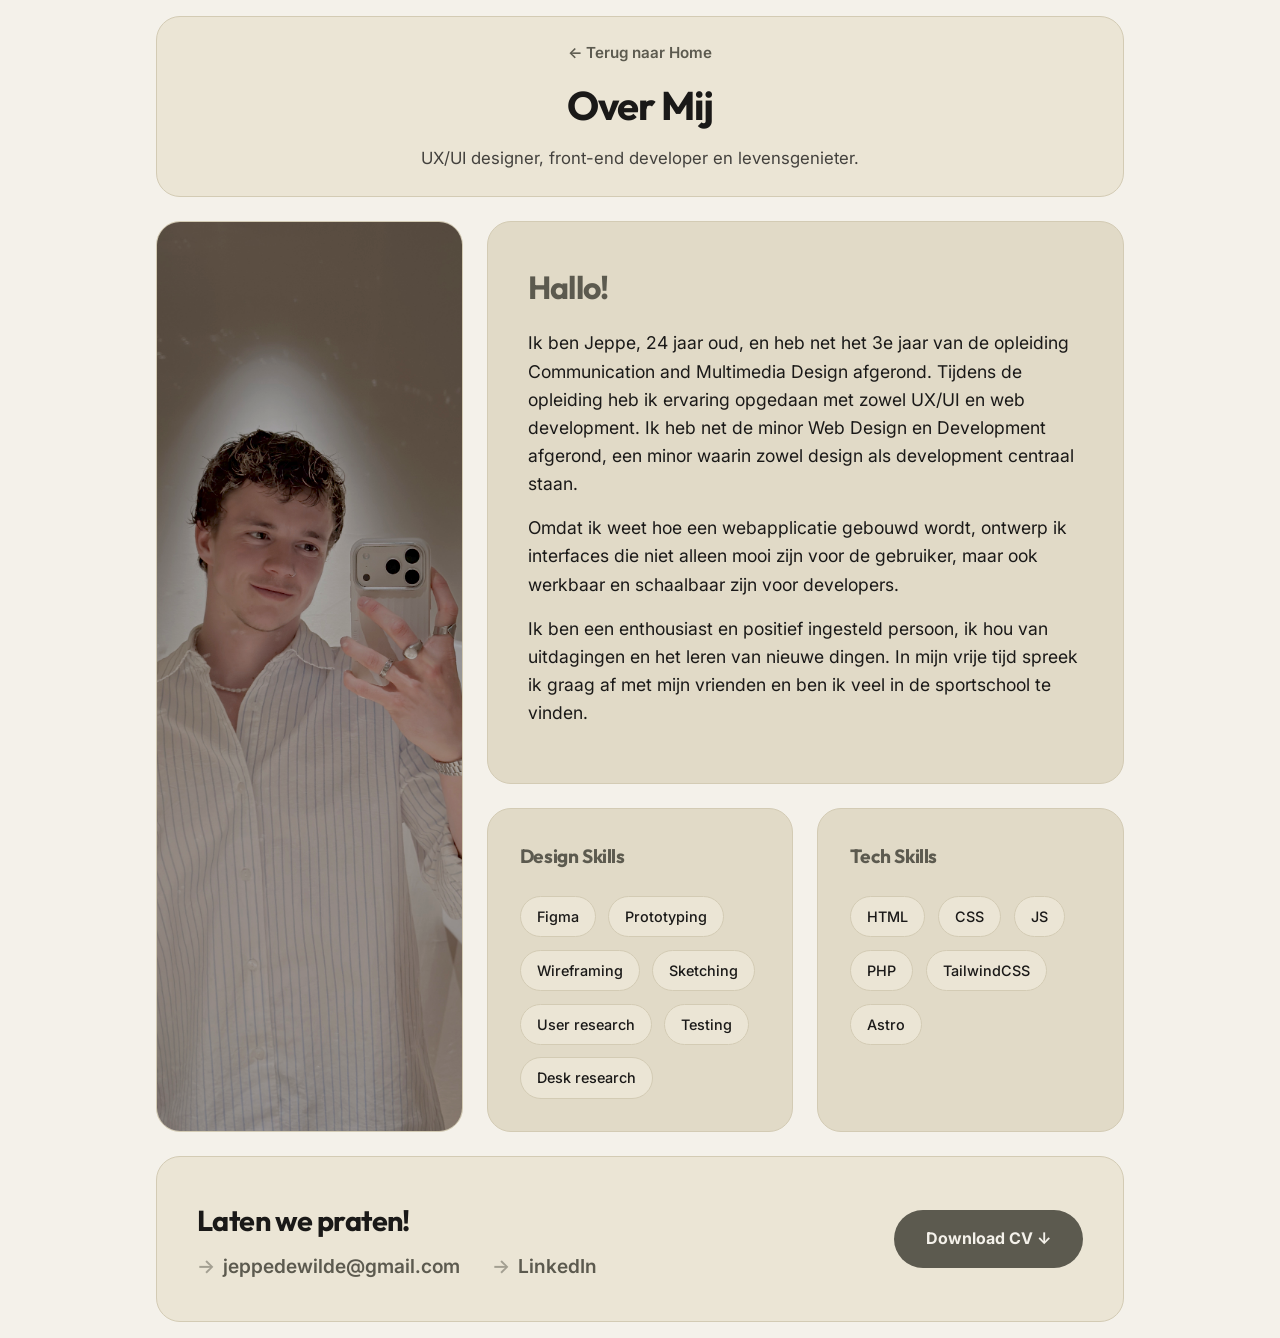
<file: over-mij.html>
<!DOCTYPE html>
<html lang="nl">

<head>
    <meta charset="UTF-8">
    <meta name="viewport" content="width=device-width, initial-scale=1.0">
    <title>Over Mij | Jeppe de Wilde</title>
    <link rel="stylesheet" href="style.css">
</head>

<body>

    <main class="page-container">

        <div class="header-section intro-tile">
            <a href="index.html" class="back-link">&larr; Terug naar Home</a>
            <h1>Over Mij</h1>
            <p class="intro">UX/UI designer, front-end developer en levensgenieter.</p>
        </div>

        <div class="bento-grid overmij-grid">

            <div class="bento-tile col-span-1 row-span-2 photo-tile">
                <img src="assets/jeppedewilde.jpg" alt="Profielfoto Jeppe de Wilde" class="profile-img">
            </div>

            <div class="bento-tile col-span-2 bio-tile">
                <h2>Hallo!</h2>
                <p>Ik ben Jeppe, 24 jaar oud, en heb net het 3e jaar van de opleiding Communication and Multimedia
                    Design afgerond. Tijdens de opleiding heb ik ervaring opgedaan met zowel UX/UI en web development.
                    Ik heb net de minor Web Design en Development afgerond, een minor waarin zowel design als
                    development centraal staan.</p>
                <p>Omdat ik weet hoe een webapplicatie gebouwd wordt, ontwerp ik interfaces die niet alleen mooi zijn
                    voor de gebruiker, maar ook werkbaar en schaalbaar zijn voor developers.</p>
                <p>Ik ben een enthousiast en positief ingesteld persoon, ik hou van uitdagingen en het leren van nieuwe
                    dingen. In mijn vrije tijd spreek ik graag af met mijn vrienden en ben ik veel in de sportschool te
                    vinden.</p>
            </div>

            <div class="bento-tile col-span-1 skills-tile">
                <h3>Design Skills</h3>
                <div class="skills-wrapper">
                    <span class="skill-tag">Figma</span>
                    <span class="skill-tag">Prototyping</span>
                    <span class="skill-tag">Wireframing</span>
                    <span class="skill-tag">Sketching</span>
                    <span class="skill-tag">User research</span>
                    <span class="skill-tag">Testing</span>
                    <span class="skill-tag">Desk research</span>
                </div>
            </div>

            <div class="bento-tile col-span-1 skills-tile">
                <h3>Tech Skills</h3>
                <div class="skills-wrapper">
                    <span class="skill-tag">HTML</span>
                    <span class="skill-tag">CSS</span>
                    <span class="skill-tag">JS</span>
                    <span class="skill-tag">PHP</span>
                    <span class="skill-tag">TailwindCSS</span>
                    <span class="skill-tag">Astro</span>
                </div>
            </div>

            <div class="bento-tile col-span-3 contact-tile">
                <div class="contact-info">
                    <h3>Laten we praten!</h3>
                    <div class="contact-links">
                        <a href="mailto:jeppedewilde@gmail.com" class="contact-link">jeppedewilde@gmail.com</a>
                        <a href="https://www.linkedin.com/in/jeppe-de-wilde-062630236" target="_blank"
                            class="contact-link">LinkedIn</a>
                    </div>
                </div>

                <a href="assets/CV-Jeppe-de-Wilde.pdf" download class="btn-cv">
                    Download CV &darr;
                </a>
            </div>

        </div>

    </main>

</body>

</html>
</file>
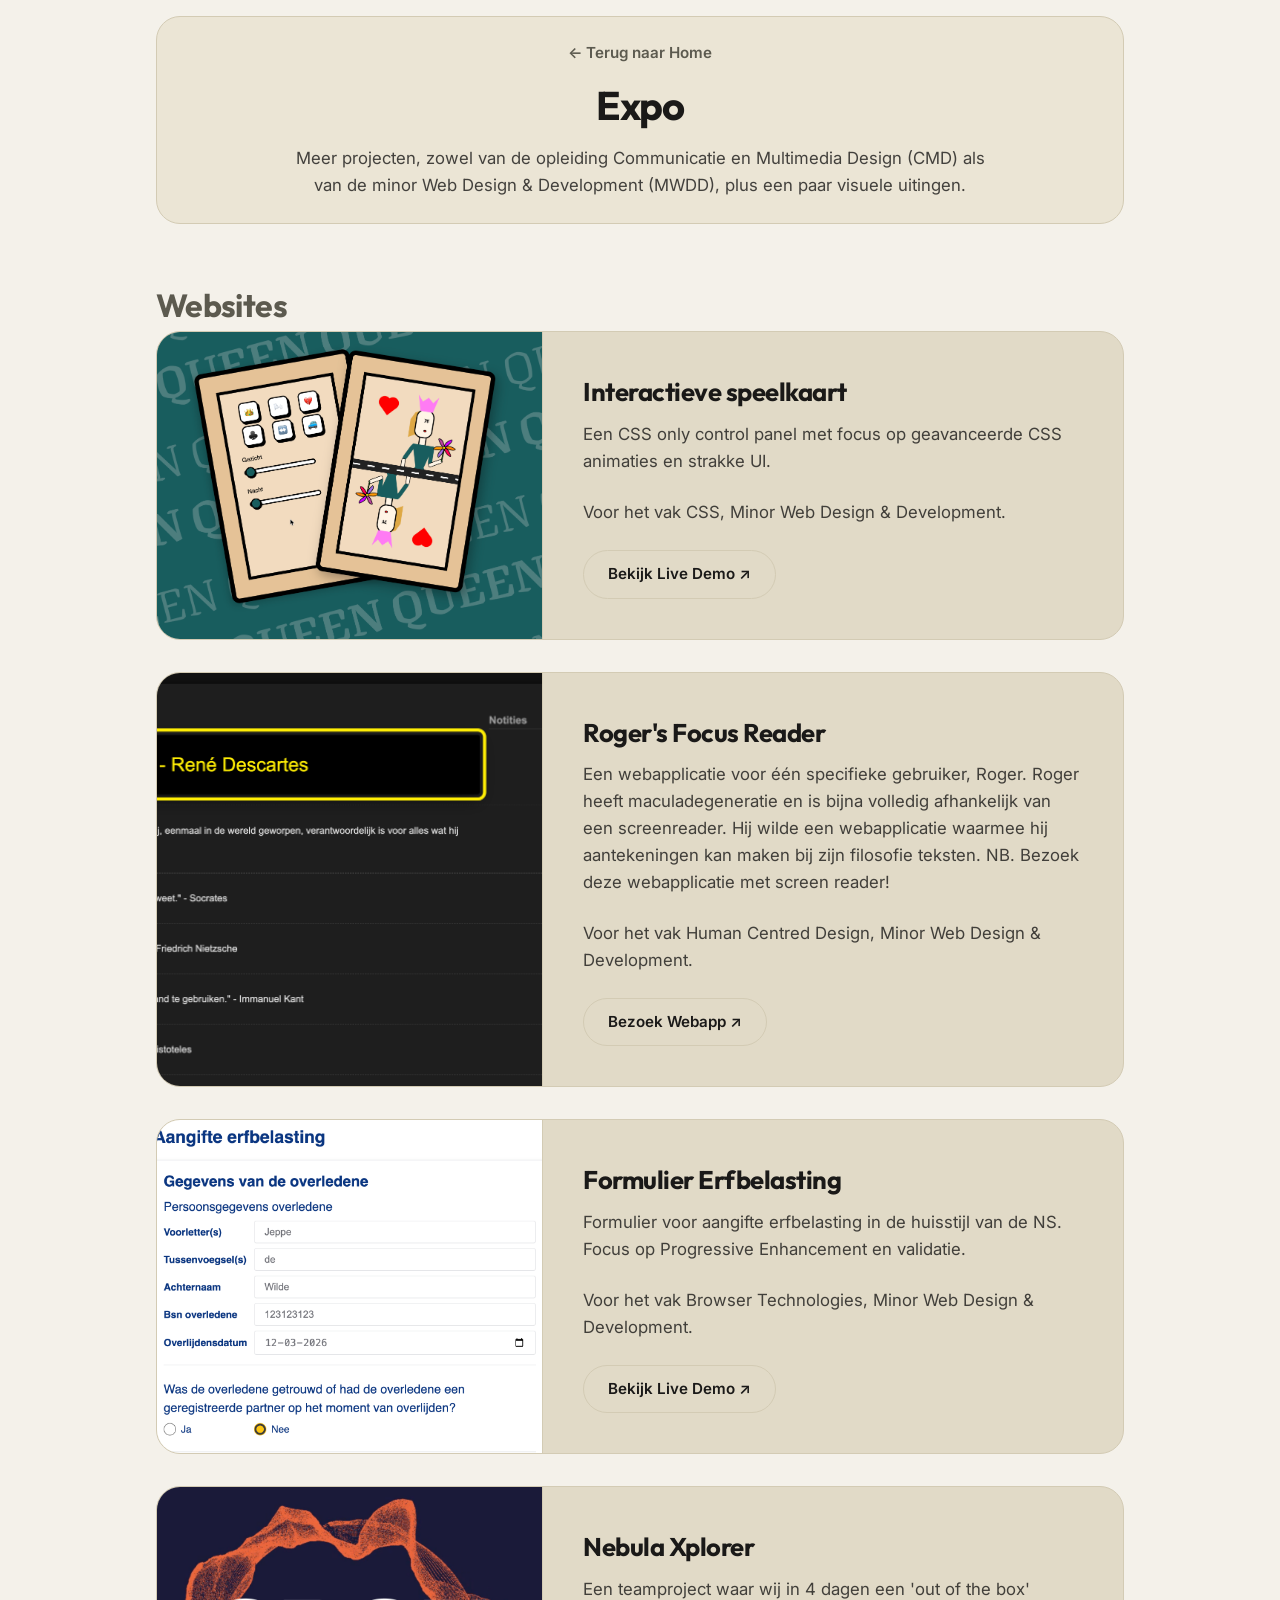
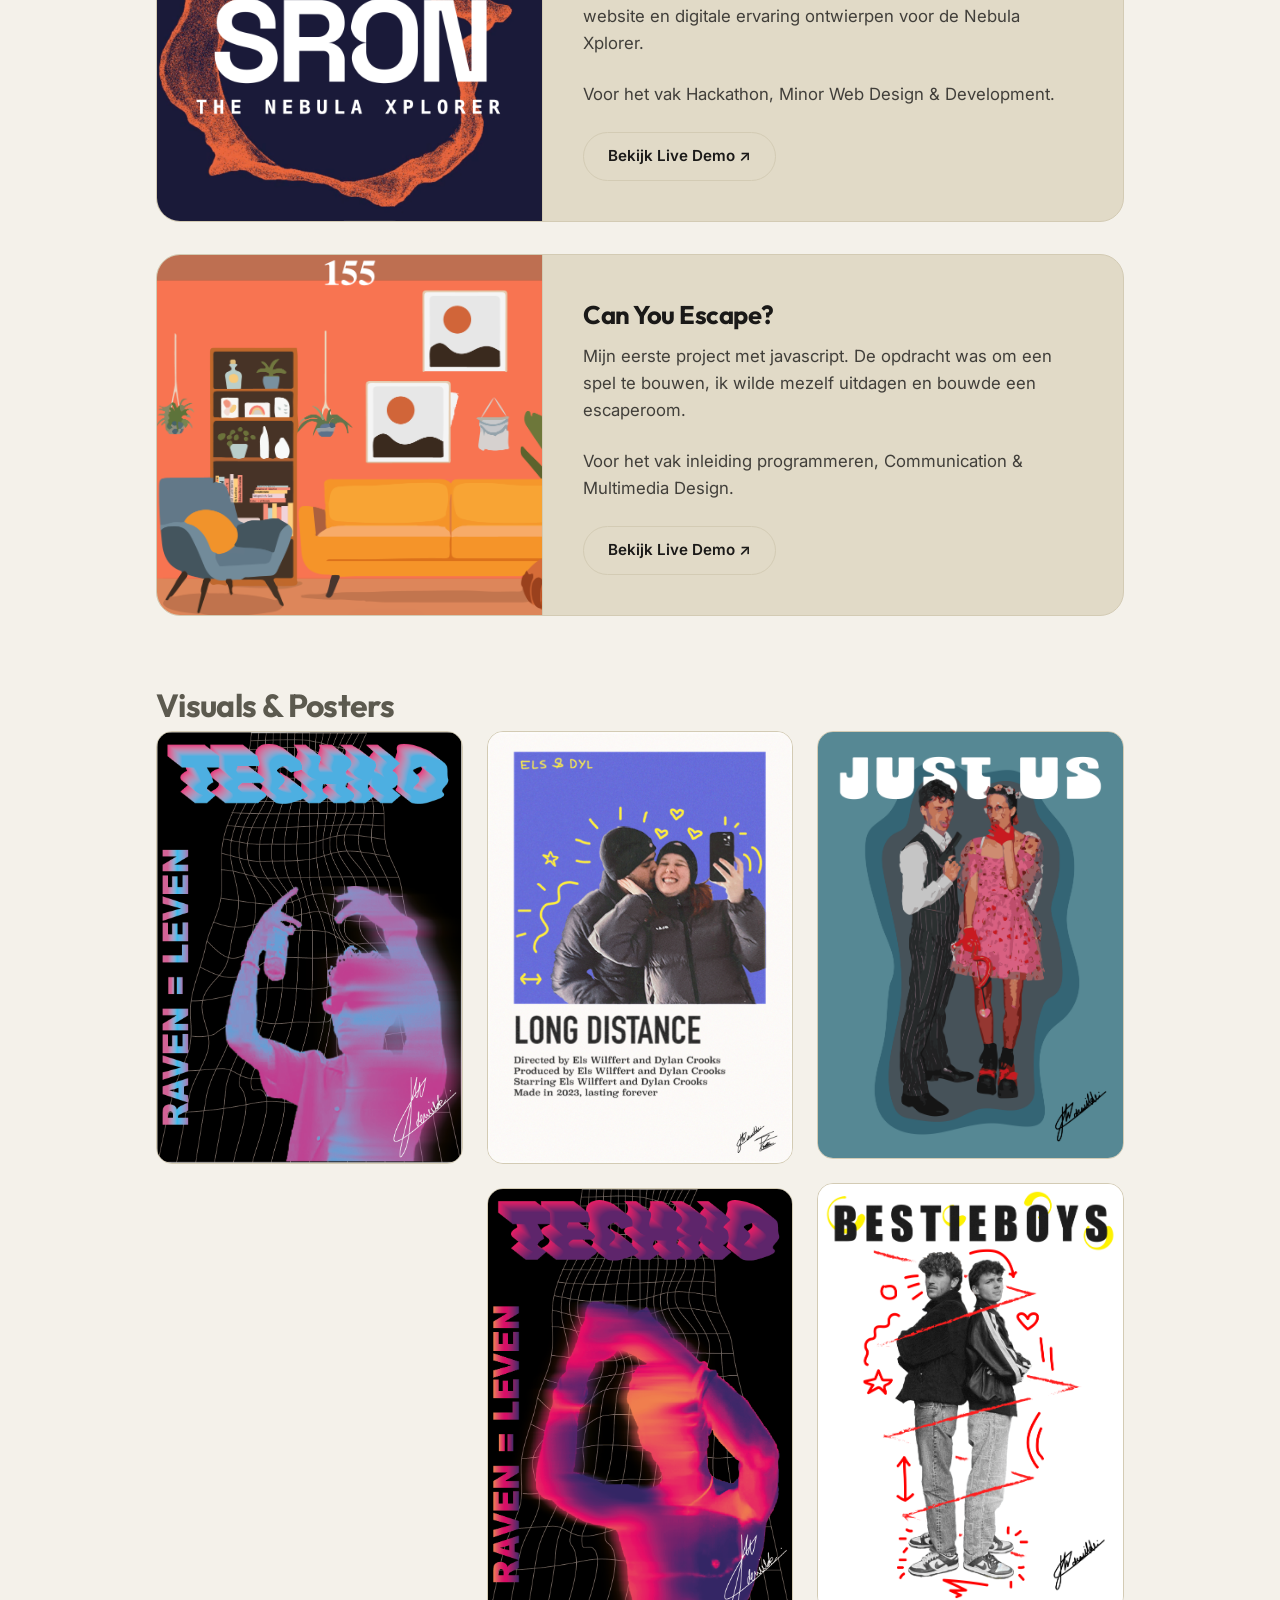
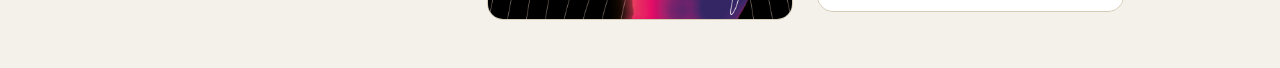
<file: playground.html>
<!DOCTYPE html>
<html lang="nl">

<head>
    <meta charset="UTF-8">
    <meta name="viewport" content="width=device-width, initial-scale=1.0">
    <title>Expo | Jeppe de Wilde</title>
    <link rel="stylesheet" href="style.css">
</head>

<body>

    <main class="page-container">

        <div class="header-section intro-tile">
            <a href="index.html" class="back-link">&larr; Terug naar Home</a>
            <h1>Expo</h1>
            <p class="intro">Meer projecten, zowel van de opleiding Communicatie en Multimedia Design (CMD) als van de
                minor Web Design & Development (MWDD), plus een paar visuele uitingen.</p>
        </div>

        <section class="playground-section">
            <h2 class="section-title">Websites</h2>
            <div class="experiments-list">

                <article class="bento-tile experiment-item">
                    <div class="exp-image">
                        <img src="assets/css-cover.png" alt="MWDD - CSS">
                    </div>
                    <div class="exp-content">
                        <h3>Interactieve speelkaart</h3>
                        <p>Een CSS only control panel met focus op geavanceerde CSS animaties en strakke UI.</p>
                        <p>Voor het vak CSS, Minor Web Design & Development.</p>
                        <a href="https://jeppedewilde.github.io/control-panel/" target="_blank"
                            class="btn-external">Bekijk Live Demo ↗</a>
                    </div>
                </article>

                <article class="bento-tile experiment-item">
                    <div class="exp-image">
                        <img src="assets/hcd-cover.png" alt="MWDD - HCD">
                    </div>
                    <div class="exp-content">
                        <h3>Roger's Focus Reader</h3>
                        <p>Een webapplicatie voor één specifieke gebruiker, Roger. Roger heeft maculadegeneratie en is
                            bijna volledig afhankelijk van een screenreader. Hij wilde een webapplicatie waarmee hij
                            aantekeningen kan maken bij zijn filosofie teksten. NB. Bezoek deze webapplicatie met screen
                            reader!</p>
                        <p>Voor het vak Human Centred Design, Minor Web Design & Development.</p>
                        <a href="https://jeppedewilde.github.io/hcd/" target="_blank" class="btn-external">Bezoek Webapp
                            ↗</a>
                    </div>
                </article>

                <article class="bento-tile experiment-item">
                    <div class="exp-image">
                        <img src="assets/bt-cover.png" alt="Browser Tech">
                    </div>
                    <div class="exp-content">
                        <h3>Formulier Erfbelasting</h3>
                        <p>Formulier voor aangifte erfbelasting in de huisstijl van de NS. Focus op Progressive
                            Enhancement en validatie.</p>
                        <p>Voor het vak Browser Technologies, Minor Web Design & Development.</p>
                        <a href="https://jeppedewilde.github.io/browsertech/" target="_blank"
                            class="btn-external">Bekijk Live Demo ↗</a>
                    </div>
                </article>

                <article class="bento-tile experiment-item">
                    <div class="exp-image">
                        <img src="assets/hackathon-cover.png" alt="Hackathon">
                    </div>
                    <div class="exp-content">
                        <h3>Nebula Xplorer</h3>
                        <p>Een teamproject waar wij in 4 dagen een 'out of the box' website en digitale ervaring
                            ontwierpen voor de Nebula Xplorer.</p>
                        <p>Voor het vak Hackathon, Minor Web Design & Development.</p>
                        <a href="https://ayabarni.github.io/hackatoon-SRON/" target="_blank" class="btn-external">Bekijk
                            Live Demo ↗</a>
                    </div>
                </article>

                <article class="bento-tile experiment-item">
                    <div class="exp-image">
                        <img src="assets/escape-cover.png" alt="Escape Room">
                    </div>
                    <div class="exp-content">
                        <h3>Can You Escape?</h3>
                        <p>Mijn eerste project met javascript. De opdracht was om een spel te bouwen, ik wilde mezelf
                            uitdagen en bouwde een escaperoom.</p>
                        <p>Voor het vak inleiding programmeren, Communication & Multimedia Design.</p>
                        <a href="https://ayabarni.github.io/hackatoon-SRON/" target="_blank" class="btn-external">Bekijk
                            Live Demo ↗</a>
                    </div>
                </article>

            </div>
        </section>

        <section class="playground-section">
            <h2 class="section-title">Visuals & Posters</h2>
            <div class="masonry-gallery">
                <img src="assets/poster-dani.png" alt="Poster Dani" class="masonry-item">
                <img src="assets/poster-els-dylan.png" alt="Poster Els & Dylan" class="masonry-item">
                <img src="assets/poster-jeppe.png" alt="Poster Jeppe" class="masonry-item">
                <img src="assets/poster-just-us.png" alt="Poster Just Us" class="masonry-item">
                <img src="assets/poster-bestieboys.png" alt="Poster Bestieboys" class="masonry-item">
            </div>
        </section>

    </main>

</body>

</html>
</file>
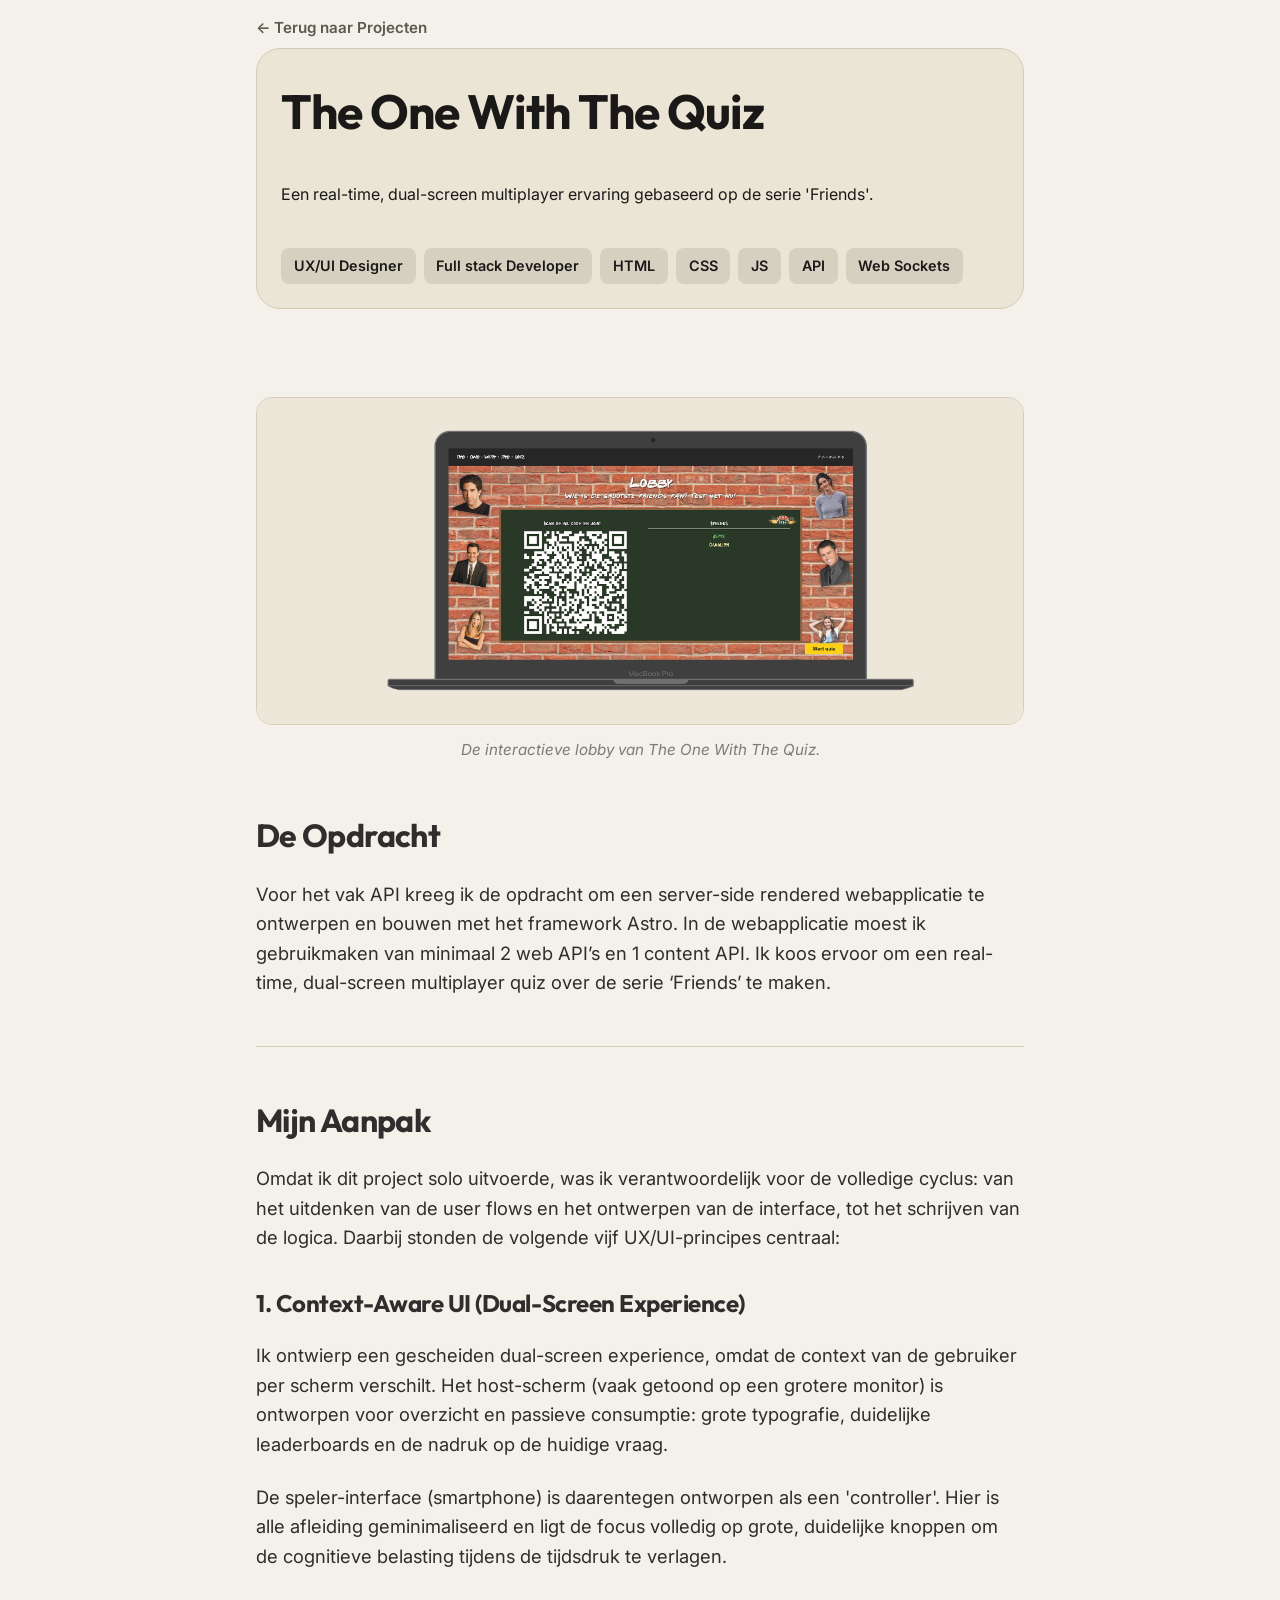
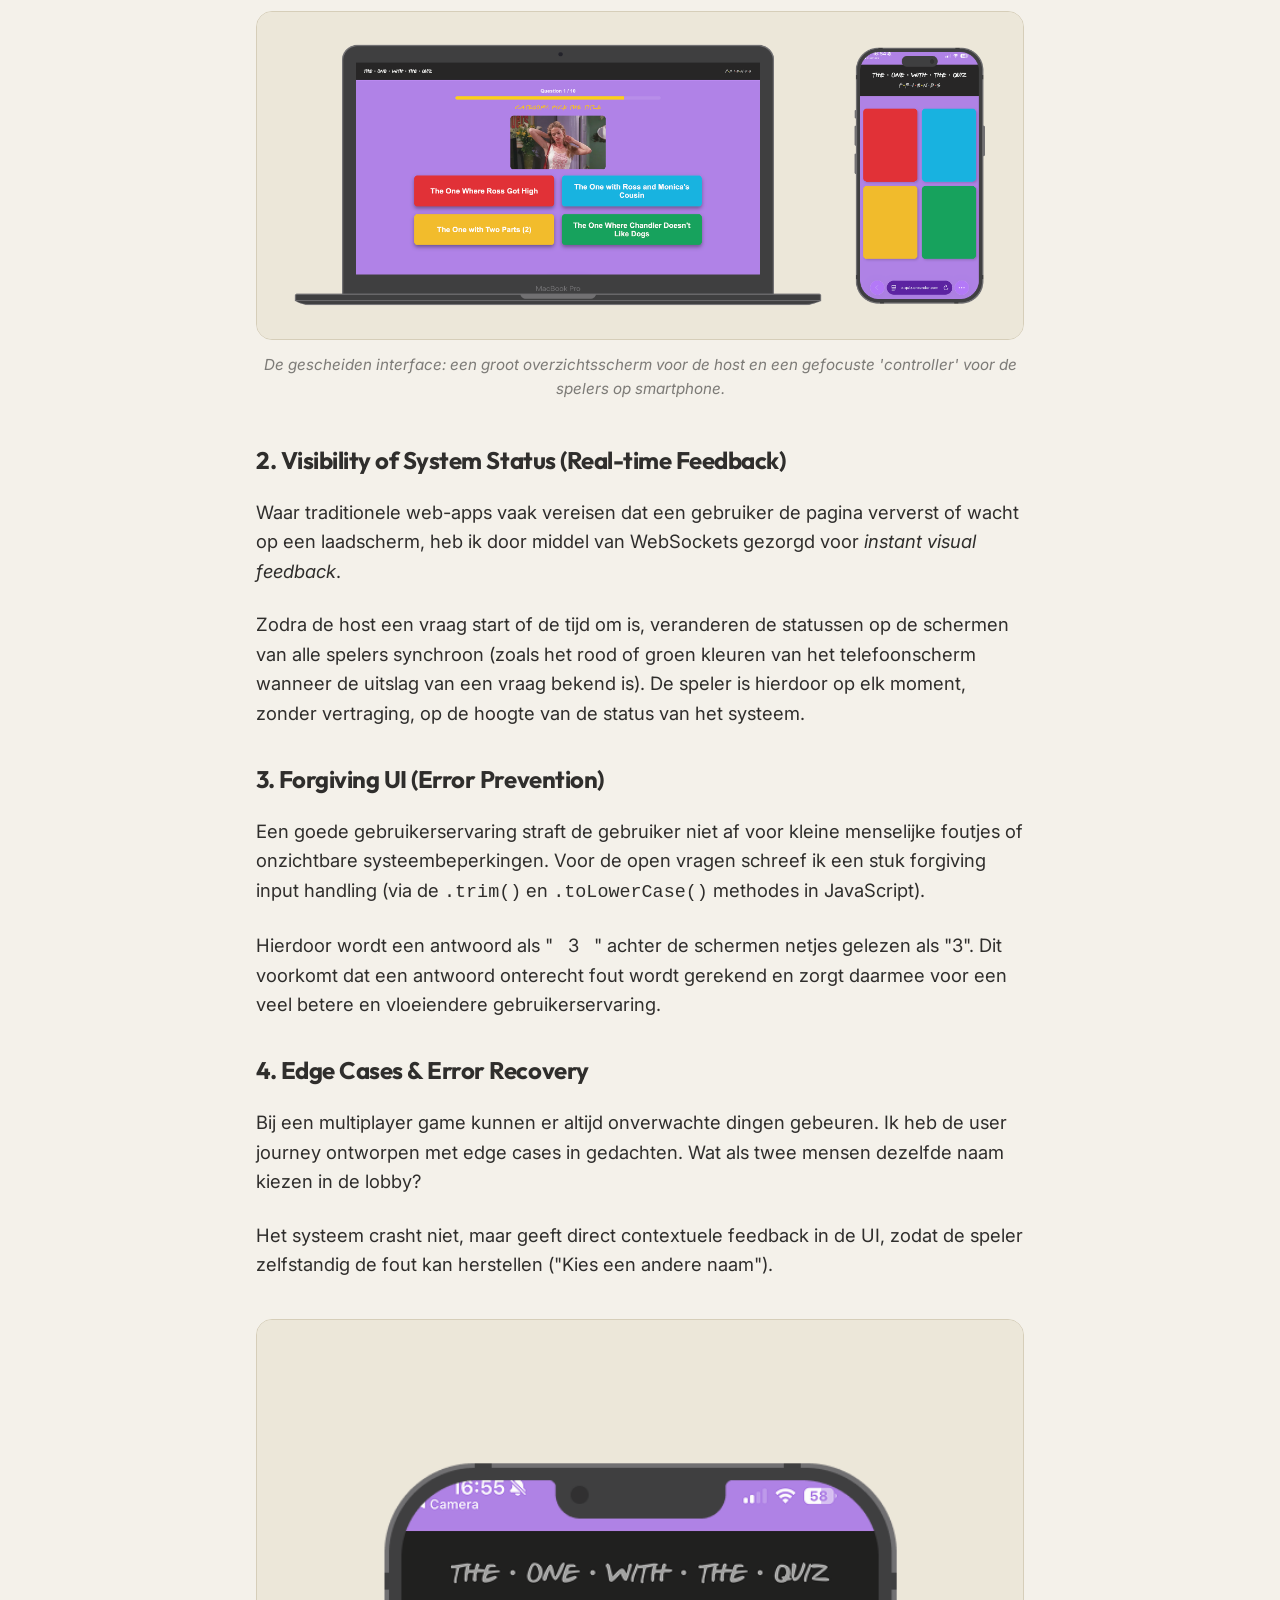
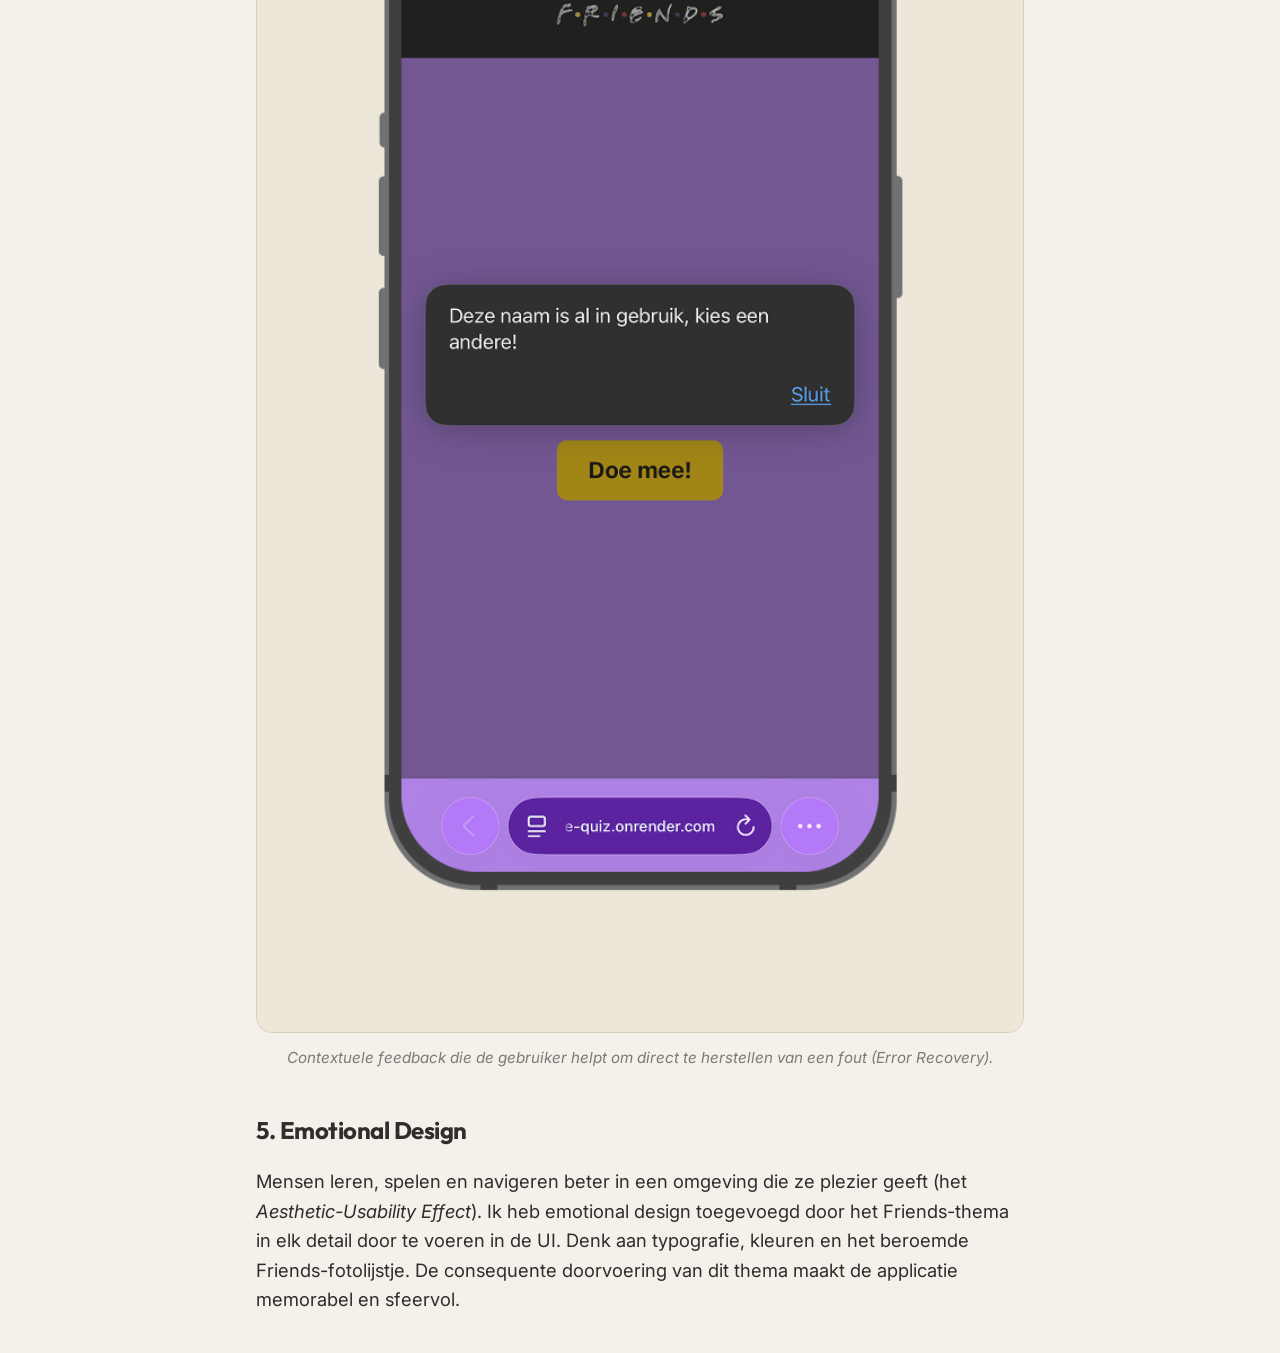
<file: project-api.html>
<!DOCTYPE html>
<html lang="nl">

<head>
    <meta charset="UTF-8">
    <meta name="viewport" content="width=device-width, initial-scale=1.0">
    <title>The One With The Quiz | Project | Jeppe de Wilde</title>
    <link rel="stylesheet" href="style.css">
</head>

<body>

    <main class="page-container project-detail">

        <a href="projecten.html" class="back-link">&larr; Terug naar Projecten</a>

        <header class="project-header bento-tile">
            <h1>The One With The Quiz</h1>
            <p class="intro">Een real-time, dual-screen multiplayer ervaring gebaseerd op de serie 'Friends'.</p>
            <div class="tags">
                <span class="tag">UX/UI Designer</span>
                <span class="tag">Full stack Developer</span>
                <span class="tag">HTML</span>
                <span class="tag">CSS</span>
                <span class="tag">JS</span>
                <span class="tag">API</span>
                <span class="tag">Web Sockets</span>
            </div>
        </header>

        <article class="project-content">

            <figure>
                <img src="assets/api-host-lobby.png" alt="Hero image van de lobby"
                    style="min-height: 300px; background-color: var(--card-bg-2);">
                <figcaption>De interactieve lobby van The One With The Quiz.</figcaption>
            </figure>

            <h2>De Opdracht</h2>
            <p>Voor het vak API kreeg ik de opdracht om een server-side rendered webapplicatie te ontwerpen en bouwen
                met het framework Astro. In de webapplicatie moest ik gebruikmaken van minimaal 2 web API’s en 1 content
                API. Ik koos ervoor om een real-time, dual-screen multiplayer quiz over de serie ‘Friends’ te maken.</p>

            <hr class="divider">

            <h2>Mijn Aanpak</h2>
            <p>Omdat ik dit project solo uitvoerde, was ik verantwoordelijk voor de volledige cyclus: van het uitdenken
                van de user flows en het ontwerpen van de interface, tot het schrijven van de logica. Daarbij stonden de
                volgende vijf UX/UI-principes centraal:</p>

            <h3>1. Context-Aware UI (Dual-Screen Experience)</h3>
            <p>Ik ontwierp een gescheiden dual-screen experience, omdat de context van de gebruiker per scherm
                verschilt. Het host-scherm (vaak getoond op een grotere monitor) is ontworpen voor overzicht en passieve
                consumptie: grote typografie, duidelijke leaderboards en de nadruk op de huidige vraag.</p>
            <p>De speler-interface (smartphone) is daarentegen ontworpen als een 'controller'. Hier is alle afleiding
                geminimaliseerd en ligt de focus volledig op grote, duidelijke knoppen om de cognitieve belasting
                tijdens de tijdsdruk te verlagen.</p>

            <figure>
                <img src="assets/api-dual-screen.png"
                    alt="Mockup met laptop en smartphone, beide schermen tijdens een vraag"
                    style="min-height: 300px; background-color: var(--card-bg-2);">
                <figcaption>De gescheiden interface: een groot overzichtsscherm voor de host en een gefocuste
                    'controller' voor de spelers op smartphone.</figcaption>
            </figure>

            <h3>2. Visibility of System Status (Real-time Feedback)</h3>
            <p>Waar traditionele web-apps vaak vereisen dat een gebruiker de pagina ververst of wacht op een laadscherm,
                heb ik door middel van WebSockets gezorgd voor <em>instant visual feedback</em>.</p>
            <p>Zodra de host een vraag start of de tijd om is, veranderen de statussen op de schermen van alle spelers
                synchroon (zoals het rood of groen kleuren van het telefoonscherm wanneer de uitslag van een vraag
                bekend is). De speler is hierdoor op elk moment, zonder vertraging, op de hoogte van de status van het
                systeem.</p>

            <h3>3. Forgiving UI (Error Prevention)</h3>
            <p>Een goede gebruikerservaring straft de gebruiker niet af voor kleine menselijke foutjes of onzichtbare
                systeembeperkingen. Voor de open vragen schreef ik een stuk forgiving input handling (via de
                <code>.trim()</code> en <code>.toLowerCase()</code> methodes in JavaScript).</p>
            <p>Hierdoor wordt een antwoord als " &nbsp; 3 &nbsp; " achter de schermen netjes gelezen als "3". Dit
                voorkomt dat een antwoord onterecht fout wordt gerekend en zorgt daarmee voor een veel betere en
                vloeiendere gebruikerservaring.</p>

            <h3>4. Edge Cases & Error Recovery</h3>
            <p>Bij een multiplayer game kunnen er altijd onverwachte dingen gebeuren. Ik heb de user journey ontworpen
                met edge cases in gedachten. Wat als twee mensen dezelfde naam kiezen in de lobby?</p>
            <p>Het systeem crasht niet, maar geeft direct contextuele feedback in de UI, zodat de speler zelfstandig de
                fout kan herstellen ("Kies een andere naam").</p>

            <figure>
                <img src="assets/api-player-foutmelding.png" alt="Foutmelding in de UI: kies een andere naam"
                    style="min-height: 200px; background-color: var(--card-bg-2);">
                <figcaption>Contextuele feedback die de gebruiker helpt om direct te herstellen van een fout (Error
                    Recovery).</figcaption>
            </figure>

            <h3>5. Emotional Design</h3>
            <p>Mensen leren, spelen en navigeren beter in een omgeving die ze plezier geeft (het <em>Aesthetic-Usability
                    Effect</em>). Ik heb emotional design toegevoegd door het Friends-thema in elk detail door te voeren
                in de UI. Denk aan typografie, kleuren en het beroemde Friends-fotolijstje. De consequente doorvoering
                van dit thema maakt de applicatie memorabel en sfeervol.</p>

        </article>
    </main>

</body>

</html>
</file>
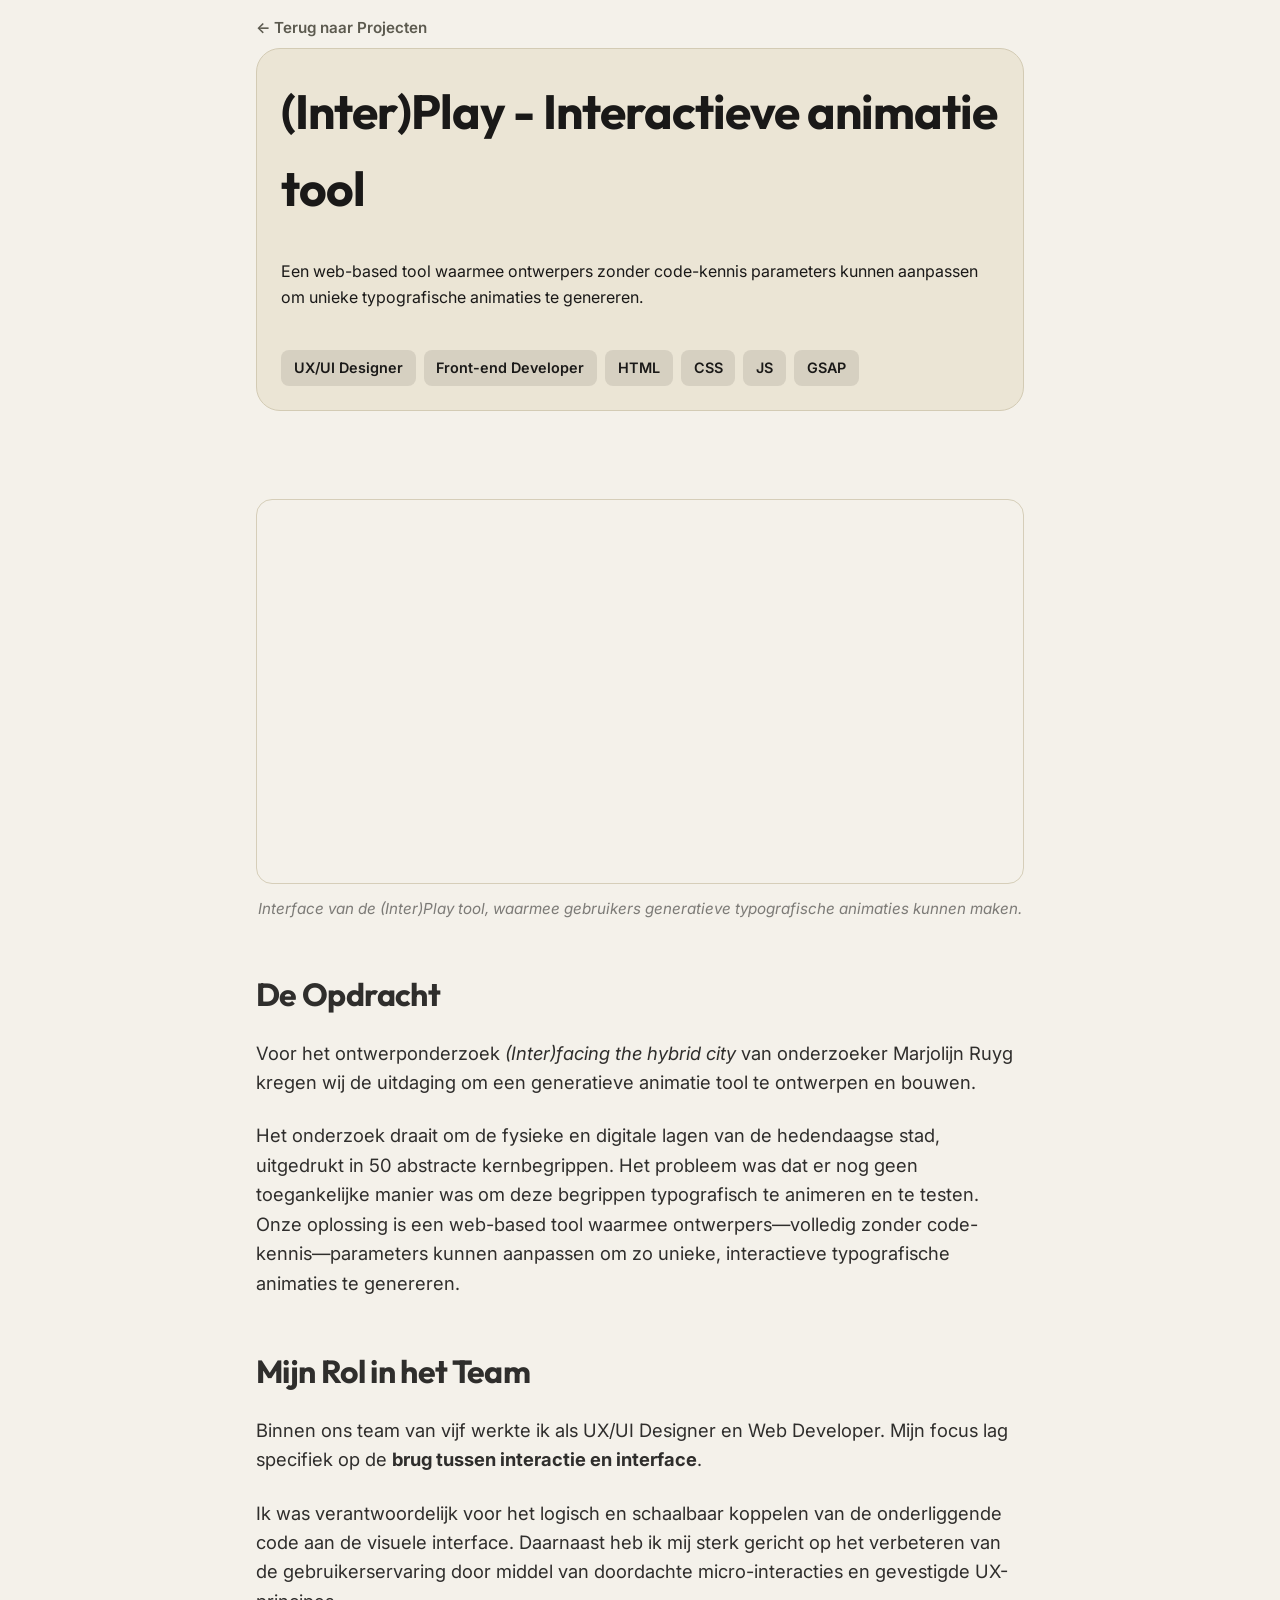
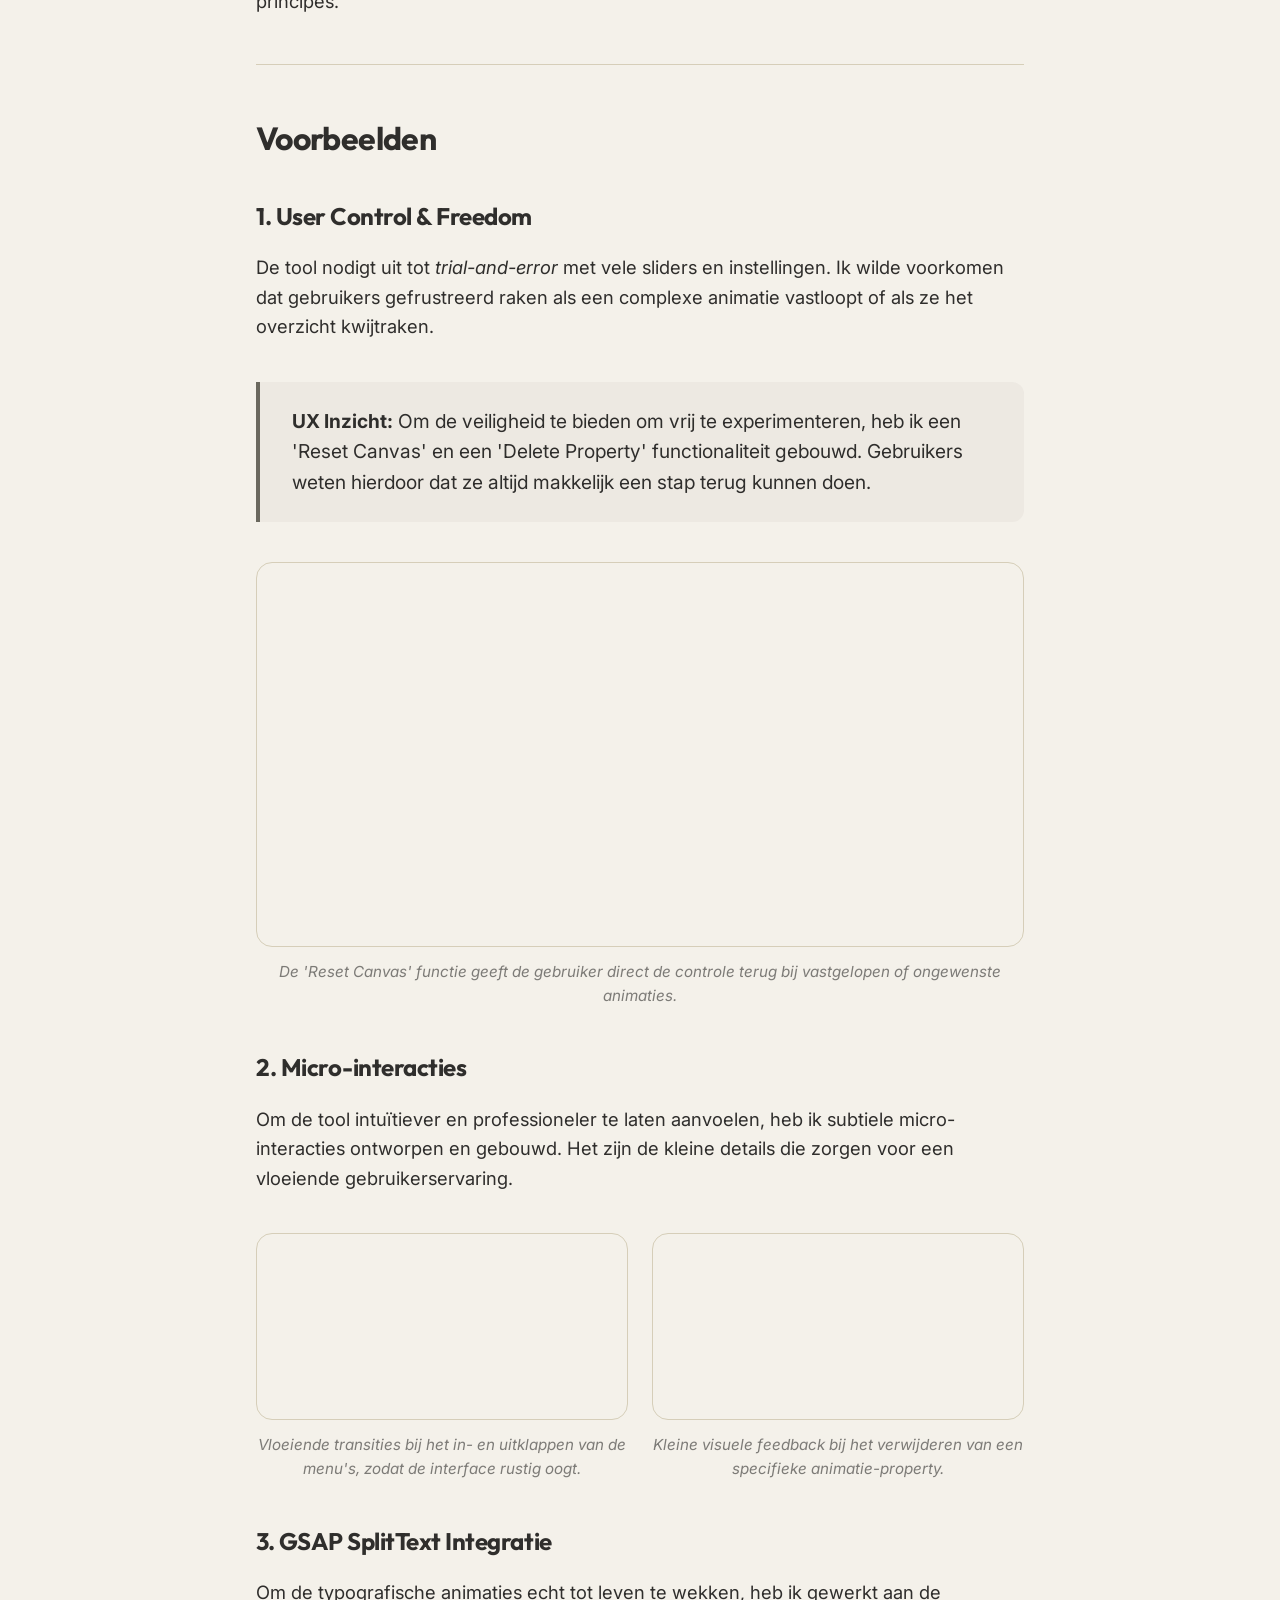
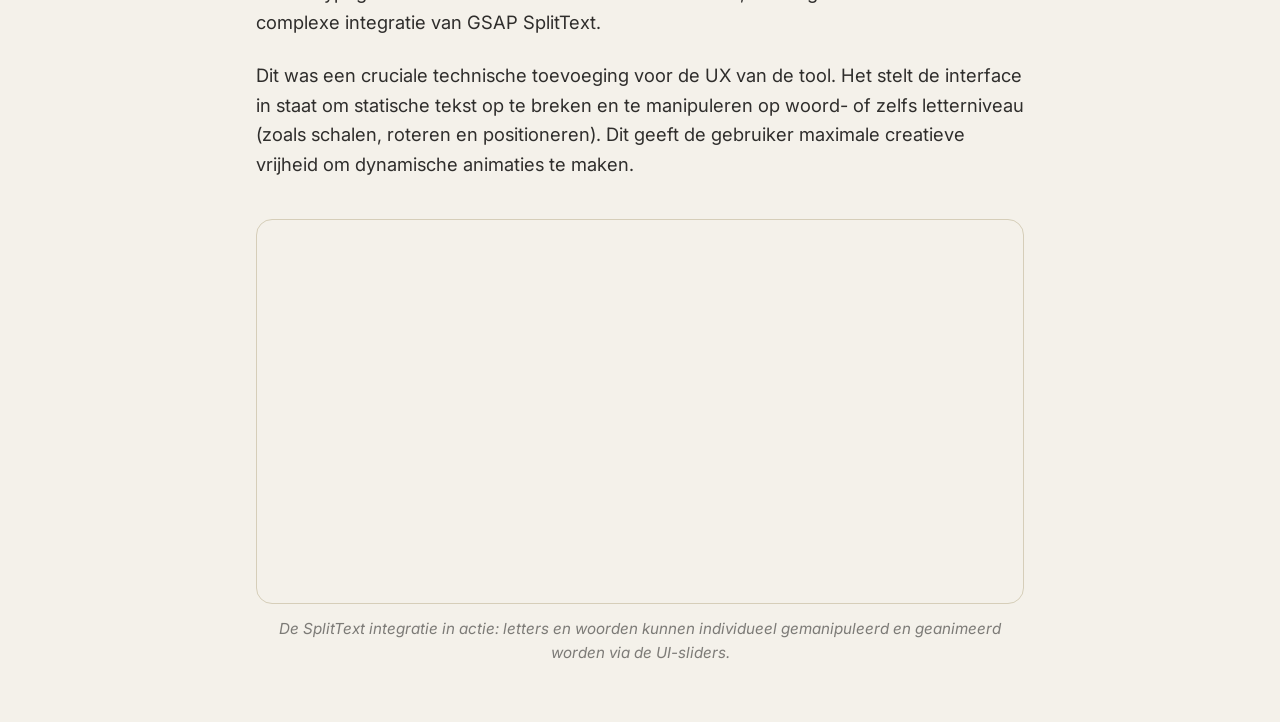
<file: project-meesterproef.html>
<!DOCTYPE html>
<html lang="nl">

<head>
  <meta charset="UTF-8">
  <meta name="viewport" content="width=device-width, initial-scale=1.0">
  <title>(Inter)Play | Project | Jeppe de Wilde</title>
  <link rel="stylesheet" href="style.css">
</head>

<body>

  <main class="page-container project-detail">

    <a href="projecten.html" class="back-link">&larr; Terug naar Projecten</a>

    <header class="project-header bento-tile">
      <h1>(Inter)Play - Interactieve animatie tool</h1>
      <p class="intro">Een web-based tool waarmee ontwerpers zonder code-kennis parameters kunnen aanpassen om unieke
        typografische animaties te genereren.</p>
      <div class="tags">
        <span class="tag">UX/UI Designer</span>
        <span class="tag">Front-end Developer</span>
        <span class="tag">HTML</span>
        <span class="tag">CSS</span>
        <span class="tag">JS</span>
        <span class="tag">GSAP</span>
      </div>
    </header>

    <article class="project-content">

      <figure>
        <video src="assets/video-animatie-tool.mp4" autoplay loop muted playsinline
          style="width: 100%; border-radius: 16px; border: 1px solid var(--border-color);"></video>
        <figcaption>Interface van de (Inter)Play tool, waarmee gebruikers generatieve typografische animaties kunnen
          maken.</figcaption>
      </figure>

      <h2>De Opdracht</h2>
      <p>Voor het ontwerponderzoek <em>(Inter)facing the hybrid city</em> van onderzoeker Marjolijn Ruyg kregen wij de
        uitdaging om een generatieve animatie tool te ontwerpen en bouwen.</p>
      <p>Het onderzoek draait om de fysieke en digitale lagen van de hedendaagse stad, uitgedrukt in 50 abstracte
        kernbegrippen. Het probleem was dat er nog geen toegankelijke manier was om deze begrippen typografisch te
        animeren en te testen. Onze oplossing is een web-based tool waarmee ontwerpers—volledig zonder
        code-kennis—parameters kunnen aanpassen om zo unieke, interactieve typografische animaties te genereren.</p>

      <h2>Mijn Rol in het Team</h2>
      <p>Binnen ons team van vijf werkte ik als UX/UI Designer en Web Developer. Mijn focus lag specifiek op de
        <strong>brug tussen interactie en interface</strong>.</p>
      <p>Ik was verantwoordelijk voor het logisch en schaalbaar koppelen van de onderliggende code aan de visuele
        interface. Daarnaast heb ik mij sterk gericht op het verbeteren van de gebruikerservaring door middel van
        doordachte micro-interacties en gevestigde UX-principes.</p>

      <hr class="divider">

      <h2>Voorbeelden</h2>

      <h3>1. User Control & Freedom</h3>
      <p>De tool nodigt uit tot <em>trial-and-error</em> met vele sliders en instellingen. Ik wilde voorkomen dat
        gebruikers gefrustreerd raken als een complexe animatie vastloopt of als ze het overzicht kwijtraken.</p>

      <blockquote>
        <strong>UX Inzicht:</strong> Om de veiligheid te bieden om vrij te experimenteren, heb ik een 'Reset Canvas' en
        een 'Delete Property' functionaliteit gebouwd. Gebruikers weten hierdoor dat ze altijd makkelijk een stap terug
        kunnen doen.
      </blockquote>

      <figure>
        <video src="assets/video-reset-canvas.mp4" autoplay loop muted playsinline
          style="width: 100%; border-radius: 16px; border: 1px solid var(--border-color);"></video>
        <figcaption>De 'Reset Canvas' functie geeft de gebruiker direct de controle terug bij vastgelopen of ongewenste
          animaties.</figcaption>
      </figure>

      <h3>2. Micro-interacties</h3>
      <p>Om de tool intuïtiever en professioneler te laten aanvoelen, heb ik subtiele micro-interacties ontworpen en
        gebouwd. Het zijn de kleine details die zorgen voor een vloeiende gebruikerservaring.</p>

      <div class="image-grid">
        <figure>
          <video src="assets/video-details.mp4" autoplay loop muted playsinline
            style="width: 100%; border-radius: 16px; border: 1px solid var(--border-color);"></video>
          <figcaption>Vloeiende transities bij het in- en uitklappen van de menu's, zodat de interface rustig oogt.
          </figcaption>
        </figure>
        <figure>
          <video src="assets/video-delete-property.mp4" autoplay loop muted playsinline
            style="width: 100%; border-radius: 16px; border: 1px solid var(--border-color);"></video>
          <figcaption>Kleine visuele feedback bij het verwijderen van een specifieke animatie-property.</figcaption>
        </figure>
      </div>

      <h3>3. GSAP SplitText Integratie</h3>
      <p>Om de typografische animaties echt tot leven te wekken, heb ik gewerkt aan de complexe integratie van GSAP
        SplitText.</p>
      <p>Dit was een cruciale technische toevoeging voor de UX van de tool. Het stelt de interface in staat om statische
        tekst op te breken en te manipuleren op woord- of zelfs letterniveau (zoals schalen, roteren en positioneren).
        Dit geeft de gebruiker maximale creatieve vrijheid om dynamische animaties te maken.</p>

      <figure>
        <video src="assets/video-splittext.mp4" autoplay loop muted playsinline
          style="width: 100%; border-radius: 16px; border: 1px solid var(--border-color);"></video>
        <figcaption>De SplitText integratie in actie: letters en woorden kunnen individueel gemanipuleerd en geanimeerd
          worden via de UI-sliders.</figcaption>
      </figure>

    </article>
  </main>

</body>

</html>
</file>
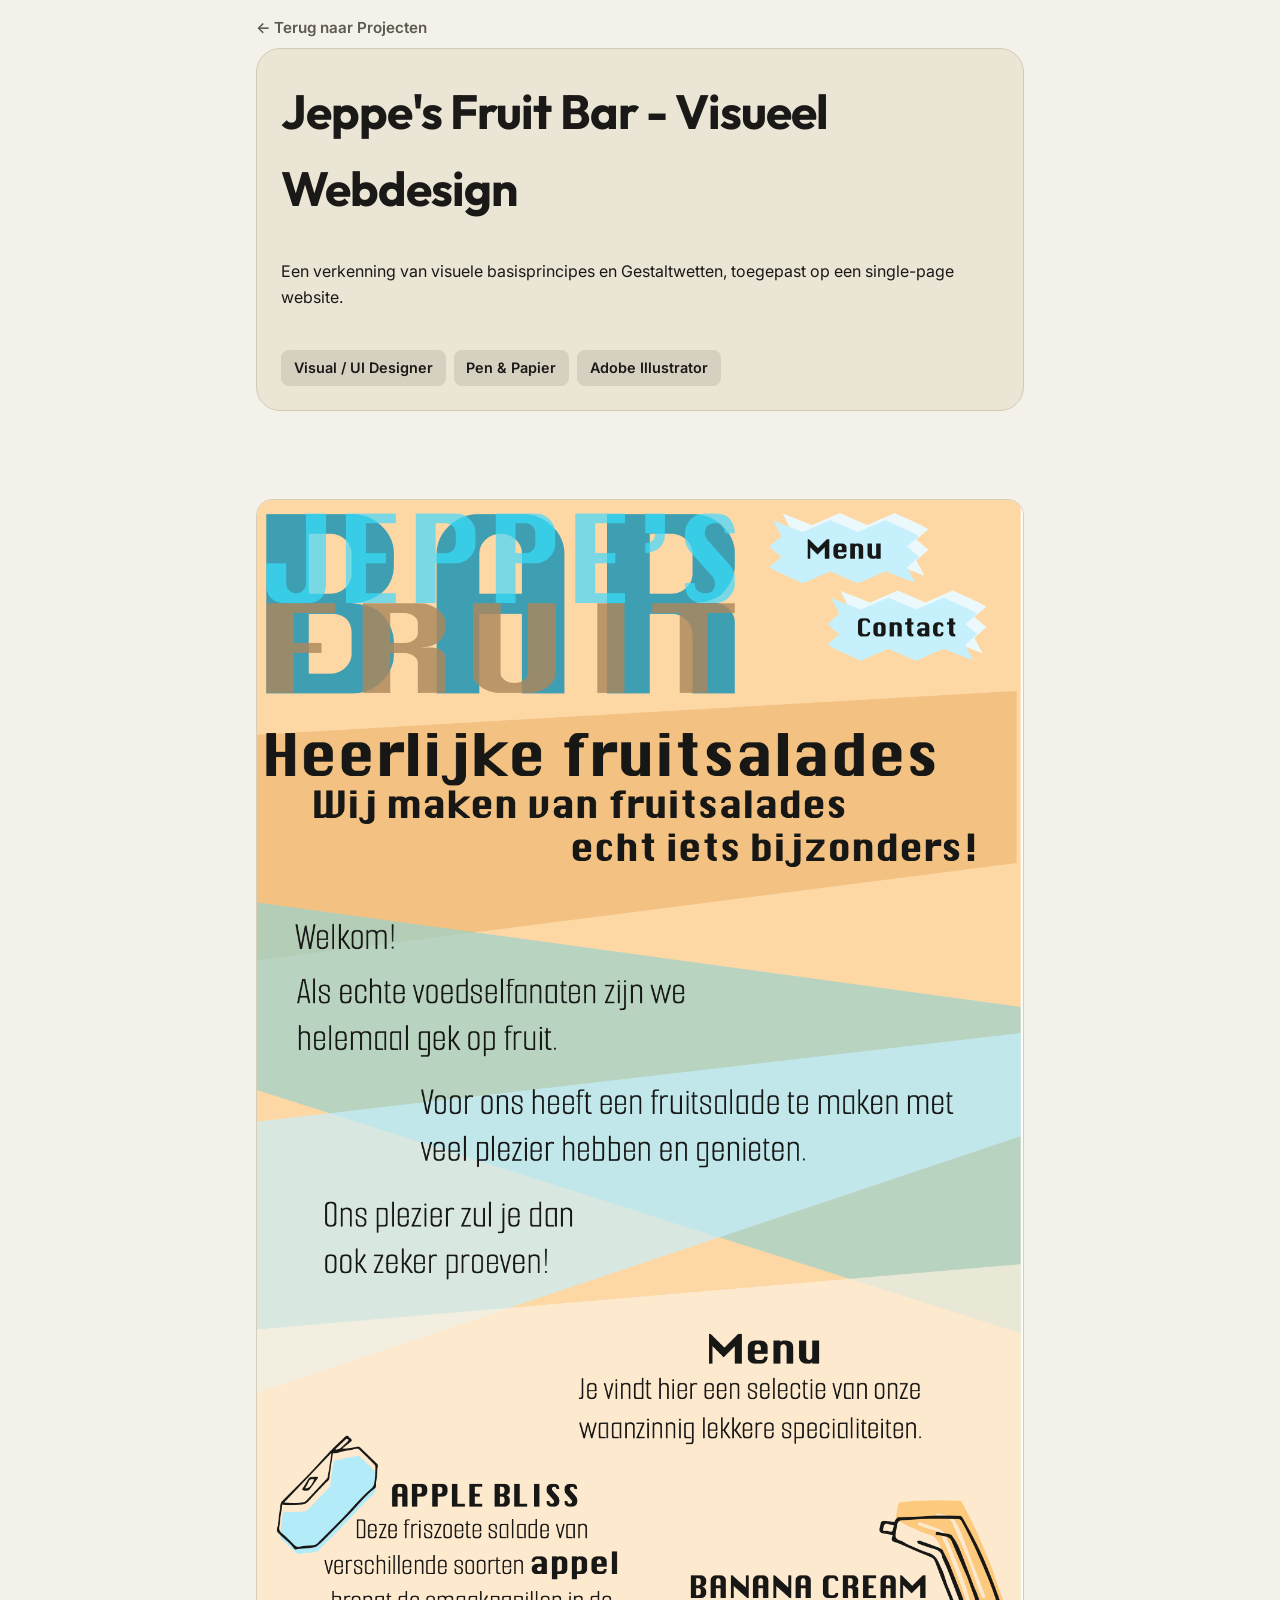
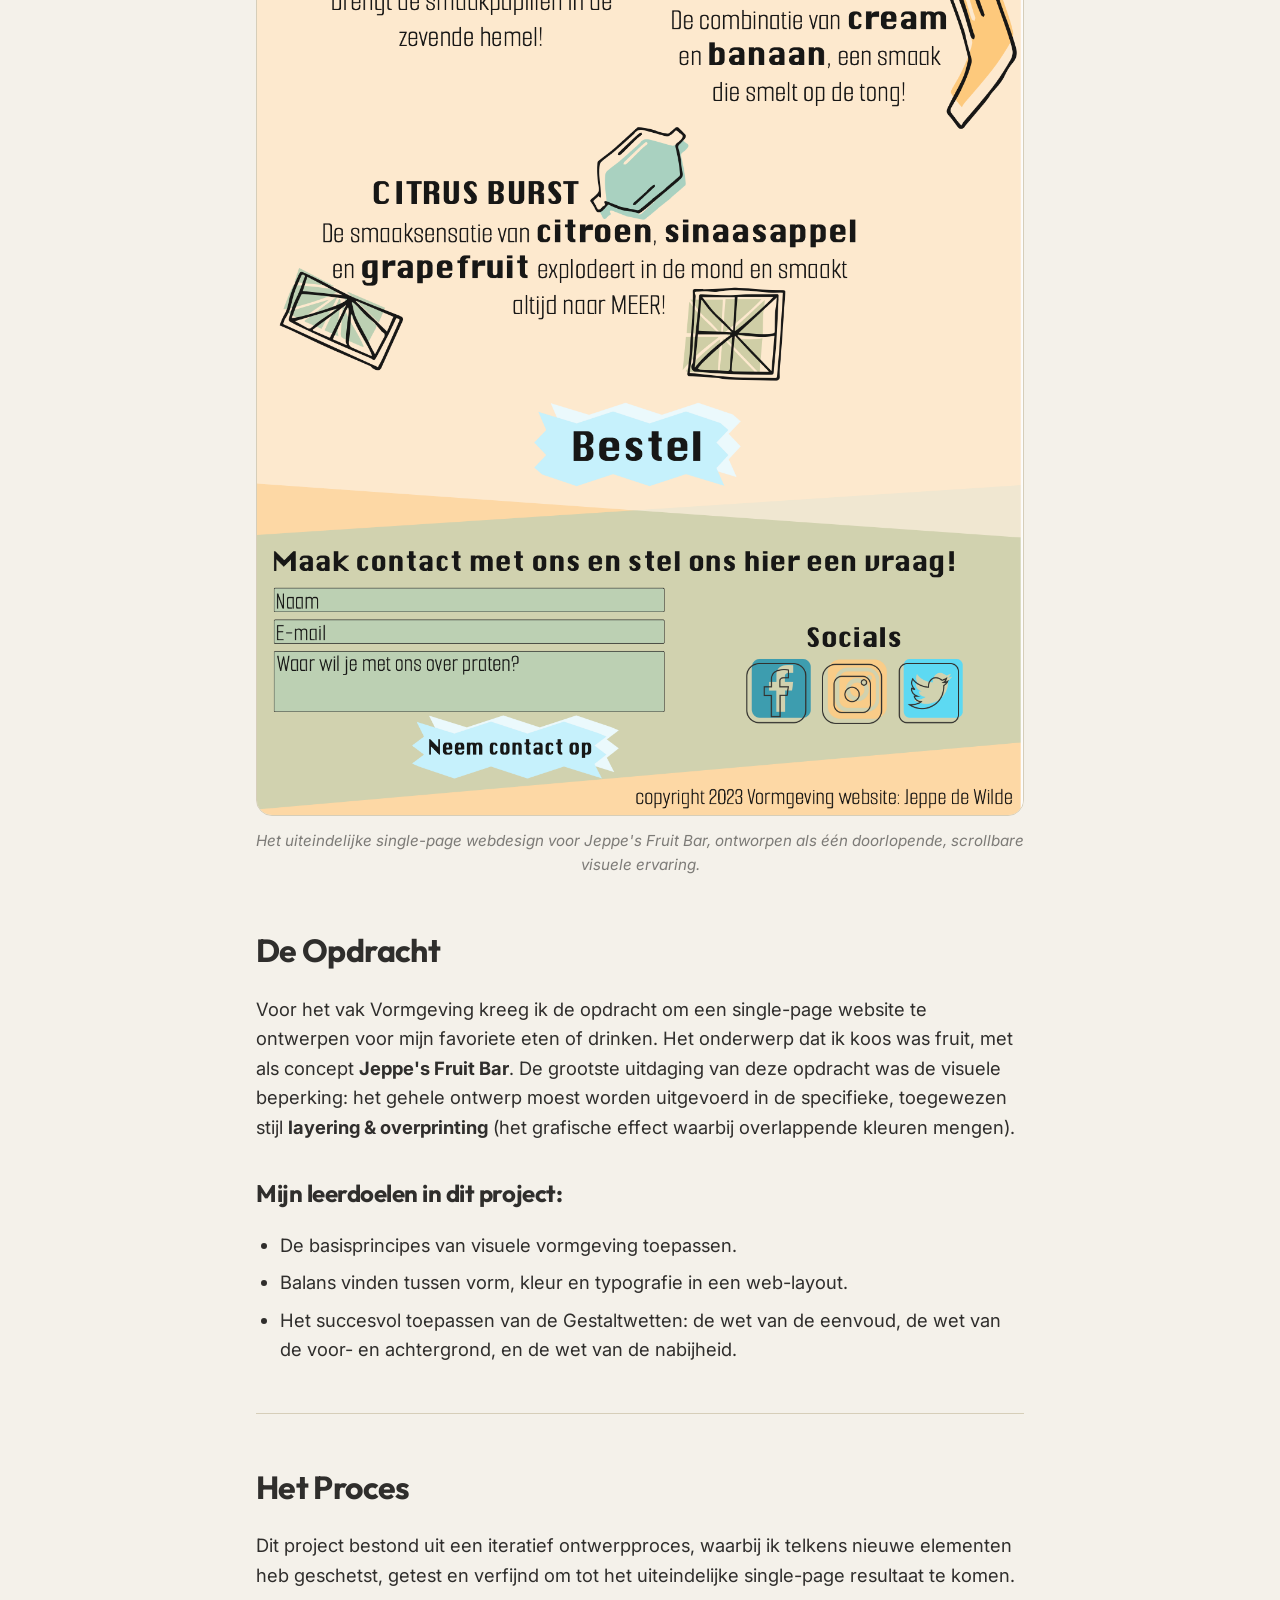
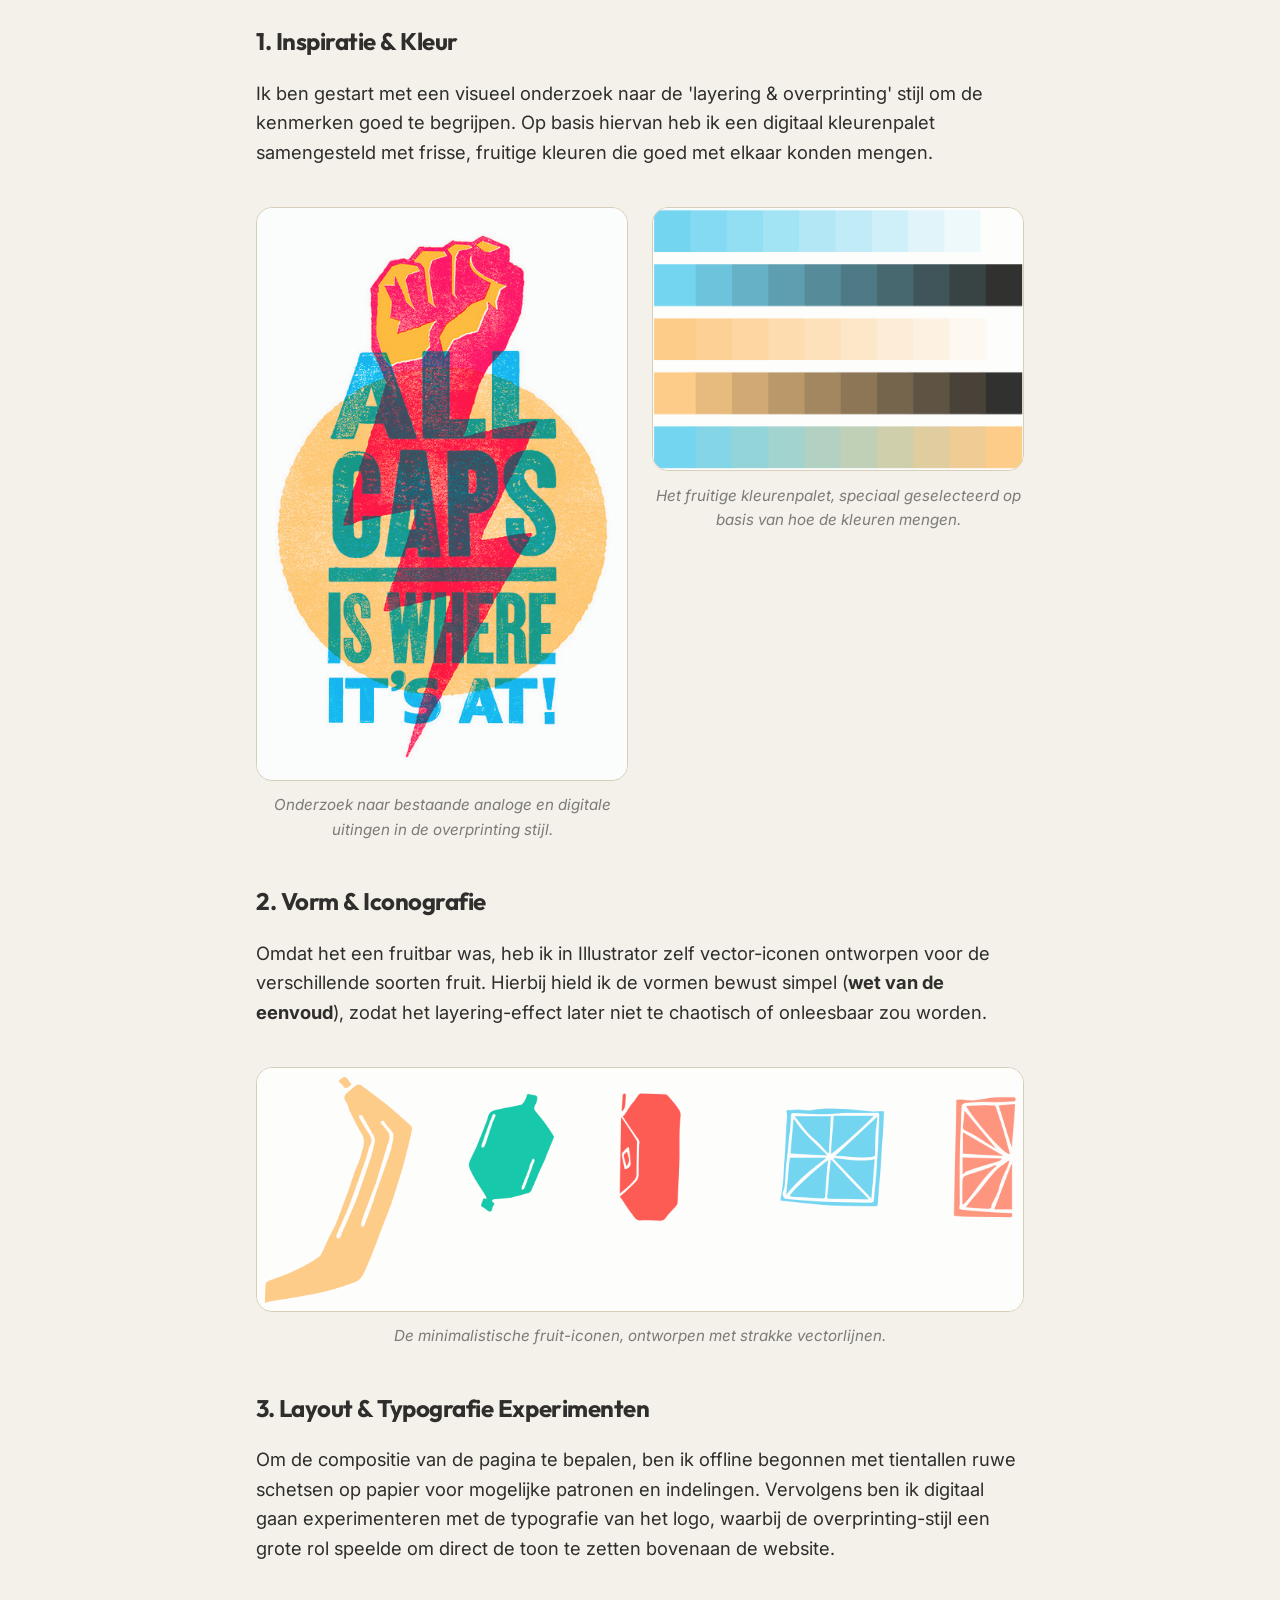
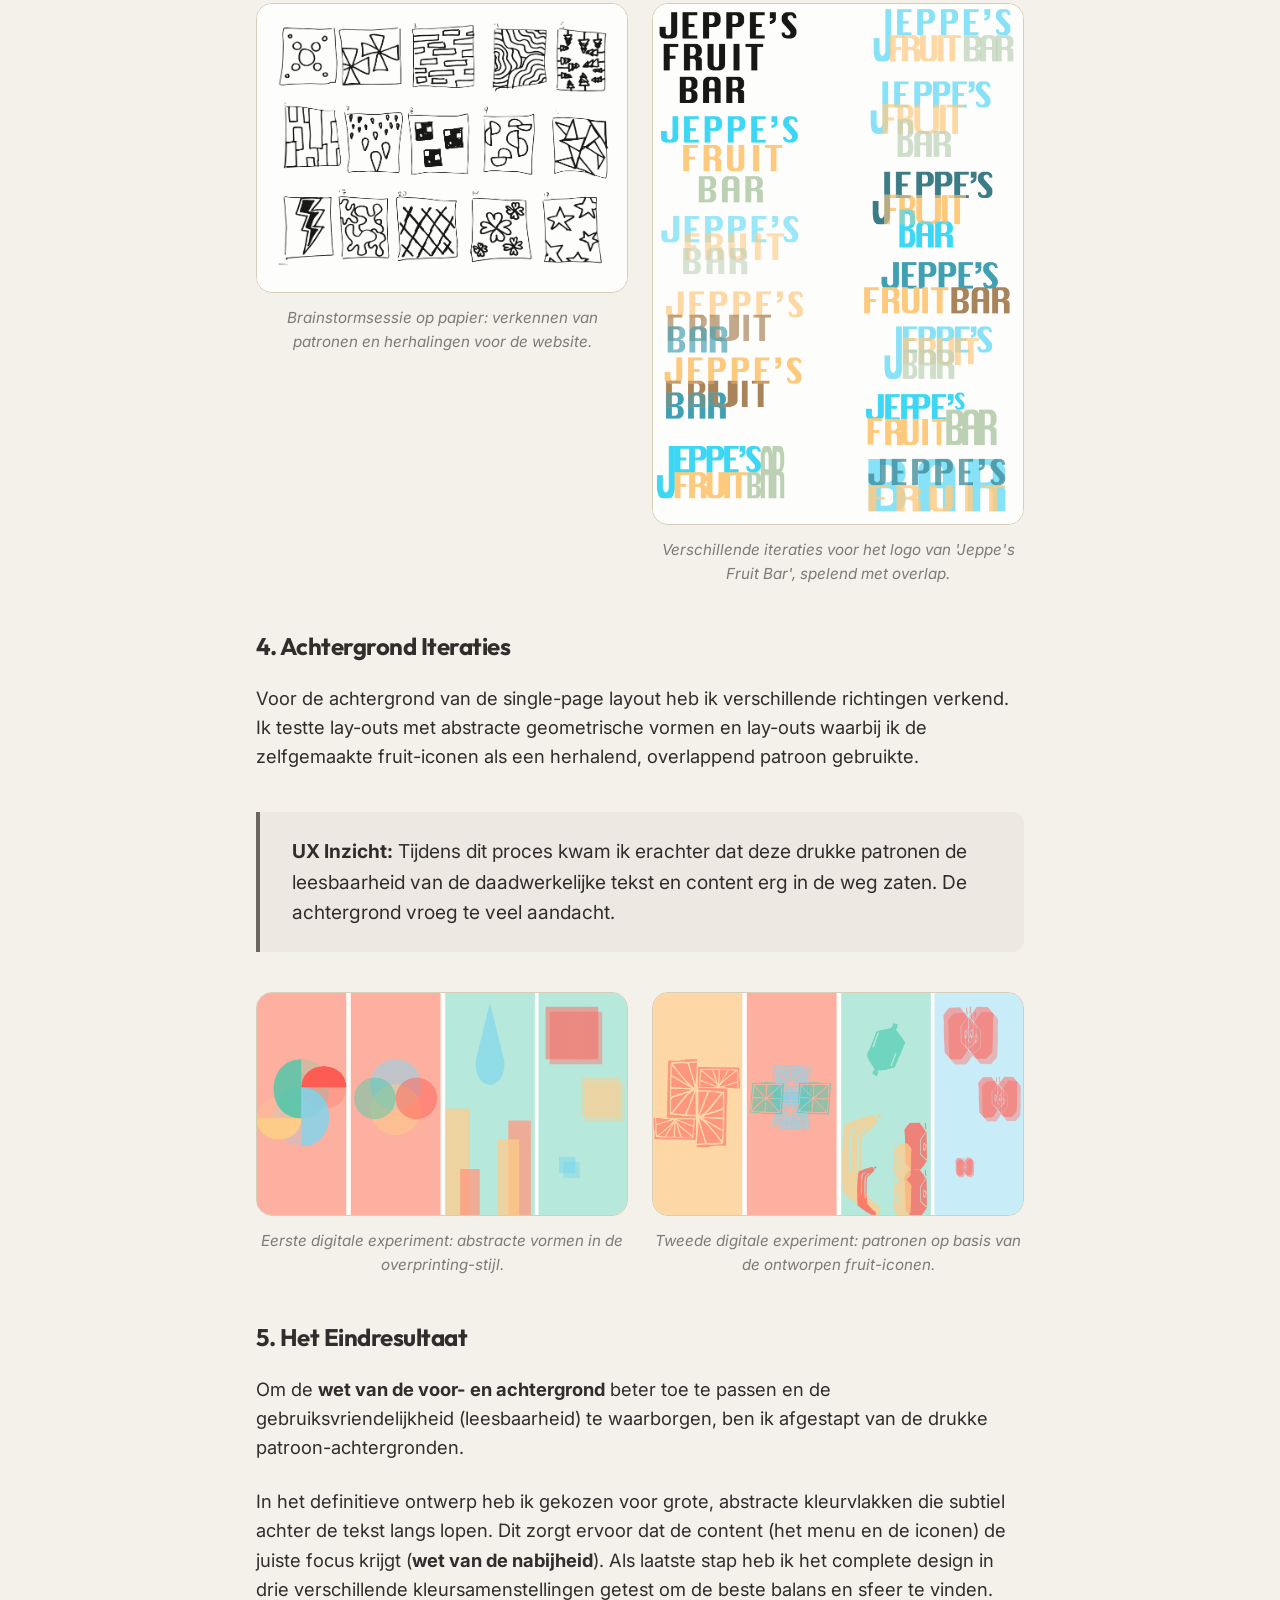
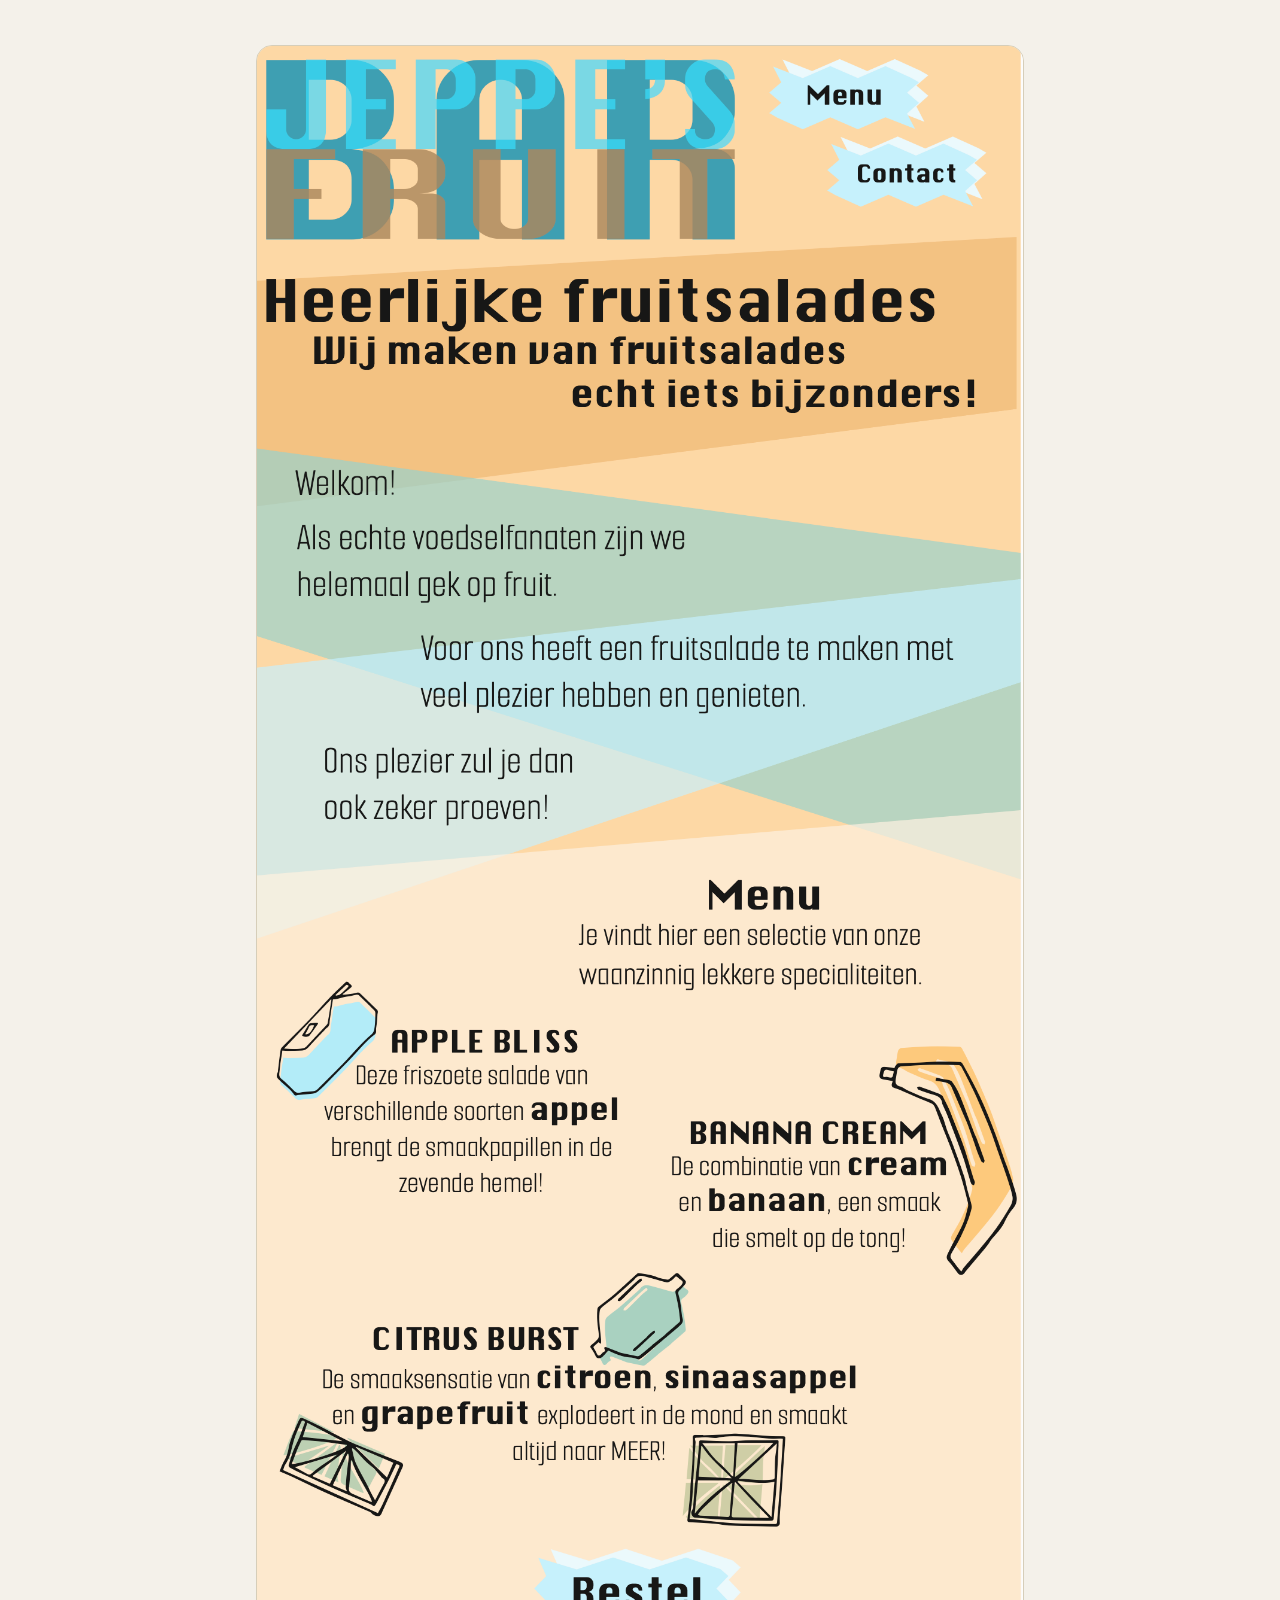
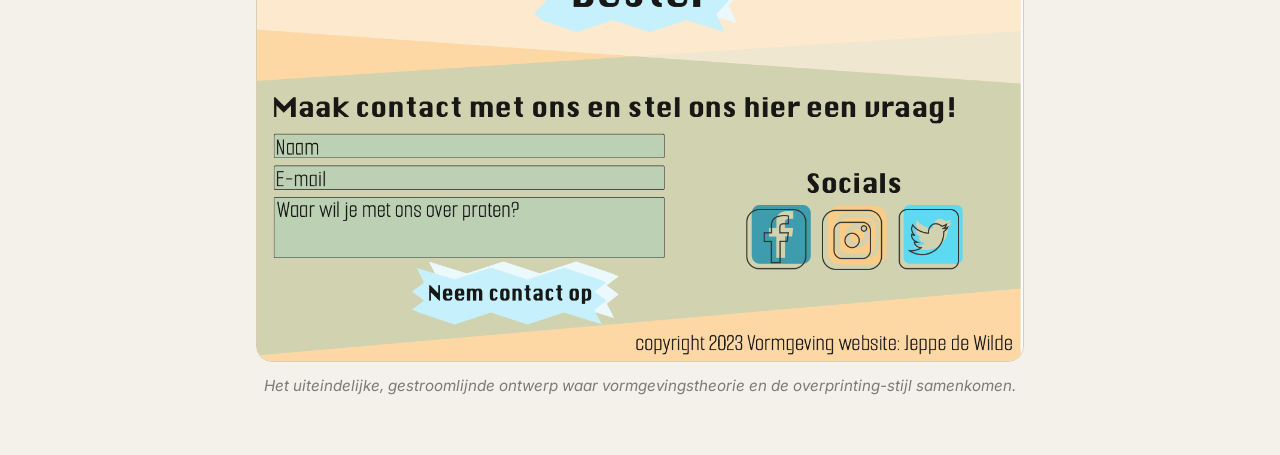
<file: project-vormgeving.html>
<!DOCTYPE html>
<html lang="nl">

<head>
    <meta charset="UTF-8">
    <meta name="viewport" content="width=device-width, initial-scale=1.0">
    <title>Jeppe's Fruit Bar | Project | Jeppe de Wilde</title>
    <link rel="stylesheet" href="style.css">
</head>

<body>

    <main class="page-container project-detail">

        <a href="projecten.html" class="back-link">&larr; Terug naar Projecten</a>

        <header class="project-header bento-tile">
            <h1>Jeppe's Fruit Bar - Visueel Webdesign</h1>
            <p class="intro">Een verkenning van visuele basisprincipes en Gestaltwetten, toegepast op een single-page
                website.</p>
            <div class="tags">
                <span class="tag">Visual / UI Designer</span>
                <span class="tag">Pen & Papier</span>
                <span class="tag">Adobe Illustrator</span>
            </div>
        </header>

        <article class="project-content">

            <figure>
                <img src="assets/vormgeving-eindresultaat.png"
                    alt="Eindresultaat van de single-page website voor Jeppe's Fruit Bar">
                <figcaption>Het uiteindelijke single-page webdesign voor Jeppe's Fruit Bar, ontworpen als één
                    doorlopende, scrollbare visuele ervaring.</figcaption>
            </figure>

            <h2>De Opdracht</h2>
            <p>Voor het vak Vormgeving kreeg ik de opdracht om een single-page website te ontwerpen voor mijn favoriete
                eten of drinken. Het onderwerp dat ik koos was fruit, met als concept <strong>Jeppe's Fruit
                    Bar</strong>. De grootste uitdaging van deze opdracht was de visuele beperking: het gehele ontwerp
                moest worden uitgevoerd in de specifieke, toegewezen stijl <strong>layering & overprinting</strong> (het
                grafische effect waarbij overlappende kleuren mengen).</p>

            <h3>Mijn leerdoelen in dit project:</h3>
            <ul>
                <li>De basisprincipes van visuele vormgeving toepassen.</li>
                <li>Balans vinden tussen vorm, kleur en typografie in een web-layout.</li>
                <li>Het succesvol toepassen van de Gestaltwetten: de wet van de eenvoud, de wet van de voor- en
                    achtergrond, en de wet van de nabijheid.</li>
            </ul>

            <hr class="divider">

            <h2>Het Proces</h2>
            <p>Dit project bestond uit een iteratief ontwerpproces, waarbij ik telkens nieuwe elementen heb geschetst,
                getest en verfijnd om tot het uiteindelijke single-page resultaat te komen.</p>

            <h3>1. Inspiratie & Kleur</h3>
            <p>Ik ben gestart met een visueel onderzoek naar de 'layering & overprinting' stijl om de kenmerken goed te
                begrijpen. Op basis hiervan heb ik een digitaal kleurenpalet samengesteld met frisse, fruitige kleuren
                die goed met elkaar konden mengen.</p>

            <div class="image-grid">
                <figure>
                    <img src="assets/vormgeving-inspiratie.png"
                        alt="Inspiratiebron voor de layering & overprinting stijl">
                    <figcaption>Onderzoek naar bestaande analoge en digitale uitingen in de overprinting stijl.
                    </figcaption>
                </figure>
                <figure>
                    <img src="assets/vormgeving-kleurenpalet.png" alt="Het gekozen digitale kleurenpalet">
                    <figcaption>Het fruitige kleurenpalet, speciaal geselecteerd op basis van hoe de kleuren mengen.
                    </figcaption>
                </figure>
            </div>

            <h3>2. Vorm & Iconografie</h3>
            <p>Omdat het een fruitbar was, heb ik in Illustrator zelf vector-iconen ontworpen voor de verschillende
                soorten fruit. Hierbij hield ik de vormen bewust simpel (<strong>wet van de eenvoud</strong>), zodat het
                layering-effect later niet te chaotisch of onleesbaar zou worden.</p>

            <figure>
                <img src="assets/vormgeving-iconen.png" alt="Zelfontworpen fruit-iconen in Illustrator">
                <figcaption>De minimalistische fruit-iconen, ontworpen met strakke vectorlijnen.</figcaption>
            </figure>

            <h3>3. Layout & Typografie Experimenten</h3>
            <p>Om de compositie van de pagina te bepalen, ben ik offline begonnen met tientallen ruwe schetsen op papier
                voor mogelijke patronen en indelingen. Vervolgens ben ik digitaal gaan experimenteren met de typografie
                van het logo, waarbij de overprinting-stijl een grote rol speelde om direct de toon te zetten bovenaan
                de website.</p>

            <div class="image-grid">
                <figure>
                    <img src="assets/vormgeving-schetsen.png" alt="Vroege schetsen van patronen en layouts">
                    <figcaption>Brainstormsessie op papier: verkennen van patronen en herhalingen voor de website.
                    </figcaption>
                </figure>
                <figure>
                    <img src="assets/vormgeving-logo.png" alt="Typografie- en logo-experimenten in Illustrator">
                    <figcaption>Verschillende iteraties voor het logo van 'Jeppe's Fruit Bar', spelend met overlap.
                    </figcaption>
                </figure>
            </div>

            <h3>4. Achtergrond Iteraties</h3>
            <p>Voor de achtergrond van de single-page layout heb ik verschillende richtingen verkend. Ik testte lay-outs
                met abstracte geometrische vormen en lay-outs waarbij ik de zelfgemaakte fruit-iconen als een herhalend,
                overlappend patroon gebruikte.</p>

            <blockquote>
                <strong>UX Inzicht:</strong> Tijdens dit proces kwam ik erachter dat deze drukke patronen de
                leesbaarheid van de daadwerkelijke tekst en content erg in de weg zaten. De achtergrond vroeg te veel
                aandacht.
            </blockquote>

            <div class="image-grid">
                <figure>
                    <img src="assets/vormgeving-achtergrond-layout-1.png"
                        alt="Achtergrond experiment 1 met geometrische vormen">
                    <figcaption>Eerste digitale experiment: abstracte vormen in de overprinting-stijl.</figcaption>
                </figure>
                <figure>
                    <img src="assets/vormgeving-achtergrond-layout-2.png"
                        alt="Achtergrond experiment 2 met fruit-iconen">
                    <figcaption>Tweede digitale experiment: patronen op basis van de ontworpen fruit-iconen.
                    </figcaption>
                </figure>
            </div>

            <h3>5. Het Eindresultaat</h3>
            <p>Om de <strong>wet van de voor- en achtergrond</strong> beter toe te passen en de gebruiksvriendelijkheid
                (leesbaarheid) te waarborgen, ben ik afgestapt van de drukke patroon-achtergronden.</p>
            <p>In het definitieve ontwerp heb ik gekozen voor grote, abstracte kleurvlakken die subtiel achter de tekst
                langs lopen. Dit zorgt ervoor dat de content (het menu en de iconen) de juiste focus krijgt (<strong>wet
                    van de nabijheid</strong>). Als laatste stap heb ik het complete design in drie verschillende
                kleursamenstellingen getest om de beste balans en sfeer te vinden.</p>

            <figure>
                <img src="assets/vormgeving-eindresultaat.png" alt="Het definitieve single-page webdesign">
                <figcaption>Het uiteindelijke, gestroomlijnde ontwerp waar vormgevingstheorie en de overprinting-stijl
                    samenkomen.</figcaption>
            </figure>

        </article>
    </main>

</body>

</html>
</file>
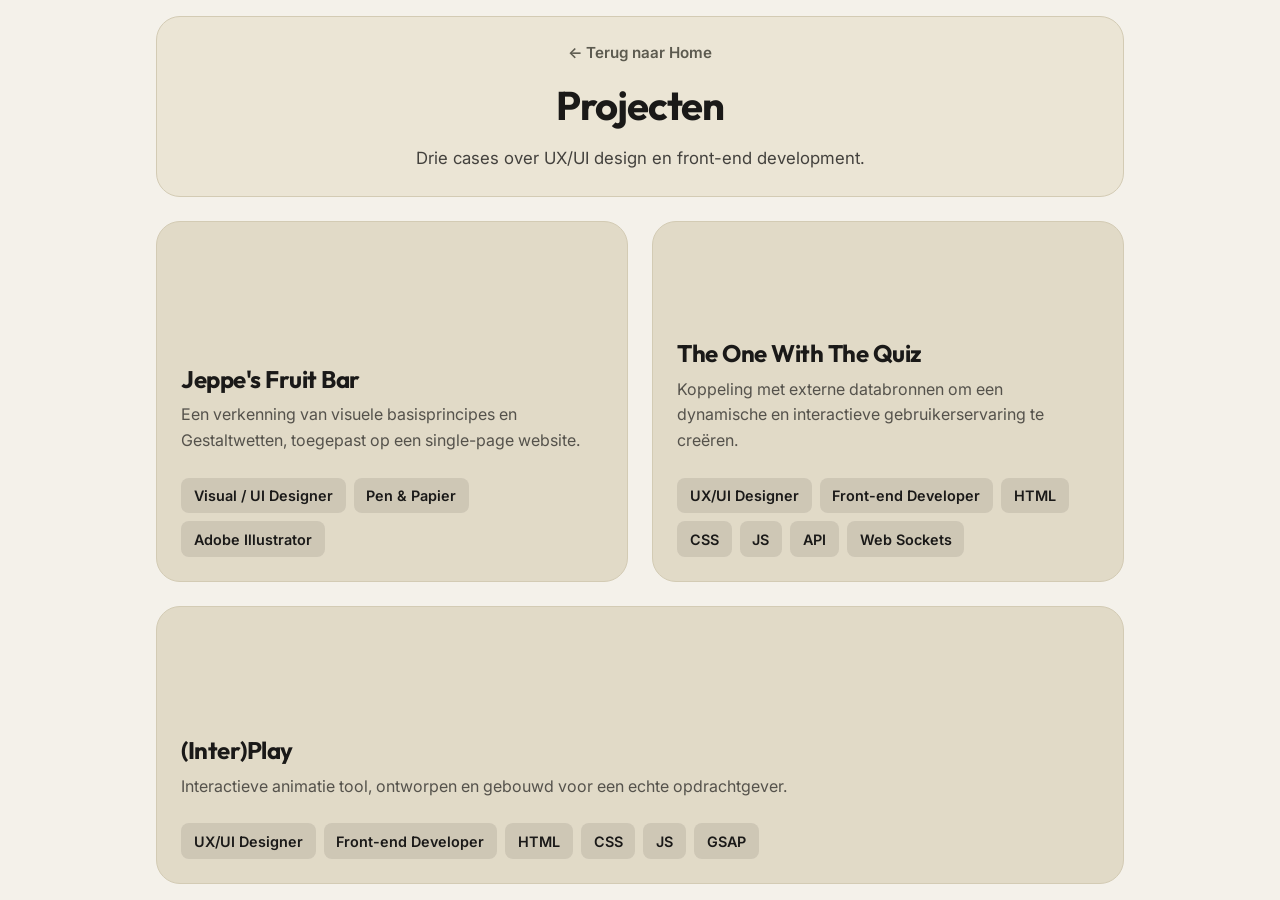
<file: projecten.html>
<!DOCTYPE html>
<html lang="nl">

<head>
    <meta charset="UTF-8">
    <meta name="viewport" content="width=device-width, initial-scale=1.0">
    <title>Projecten | Jeppe de Wilde</title>
    <link rel="stylesheet" href="style.css">
</head>

<body>

    <main class="page-container">

        <div class="header-section intro-tile">
            <a href="index.html" class="back-link">&larr; Terug naar Home</a>
            <h1>Projecten</h1>
            <p class="intro">Drie cases over UX/UI design en front-end development.</p>
        </div>

        <div class="bento-grid project-grid">

            <a href="project-vormgeving.html" class="bento-tile tile-link">
                <div class="tile-content">
                    <h2>Jeppe's Fruit Bar</h2>
                    <p>Een verkenning van visuele basisprincipes en Gestaltwetten, toegepast op een single-page website.
                    </p>
                    <div class="tags">
                        <span class="tag">Visual / UI Designer</span>
                        <span class="tag">Pen & Papier</span>
                        <span class="tag">Adobe Illustrator</span>
                    </div>
                </div>
                <span class="arrow">&rarr;</span>
            </a>

            <a href="project-api.html" class="bento-tile tile-link">
                <div class="tile-content">
                    <h2>The One With The Quiz</h2>
                    <p>Koppeling met externe databronnen om een dynamische en interactieve gebruikerservaring te
                        creëren.</p>
                    <div class="tags">
                        <span class="tag">UX/UI Designer</span>
                        <span class="tag">Front-end Developer</span>
                        <span class="tag">HTML</span>
                        <span class="tag">CSS</span>
                        <span class="tag">JS</span>
                        <span class="tag">API</span>
                        <span class="tag">Web Sockets</span>
                    </div>
                </div>
                <span class="arrow">&rarr;</span>
            </a>

            <a href="project-meesterproef.html" class="bento-tile tile-link">
                <div class="tile-content">
                    <h2>(Inter)Play</h2>
                    <p>Interactieve animatie tool, ontworpen en gebouwd voor een echte opdrachtgever.</p>
                    <div class="tags">
                        <span class="tag">UX/UI Designer</span>
                        <span class="tag">Front-end Developer</span>
                        <span class="tag">HTML</span>
                        <span class="tag">CSS</span>
                        <span class="tag">JS</span>
                        <span class="tag">GSAP</span>
                    </div>
                </div>
                <span class="arrow">&rarr;</span>
            </a>

        </div>

    </main>

</body>

</html>
</file>
<file: style.css>
/* MARK: Fonts Inladen */
@import url('https://fonts.googleapis.com/css2?family=Inter:wght@400;500;600&family=Outfit:wght@700;800&display=swap');

/* MARK: Modulaire CSS Inladen */
@import url('css/global.css');
@import url('css/bento.css');
@import url('css/home.css');
@import url('css/subpages.css');
</file>
